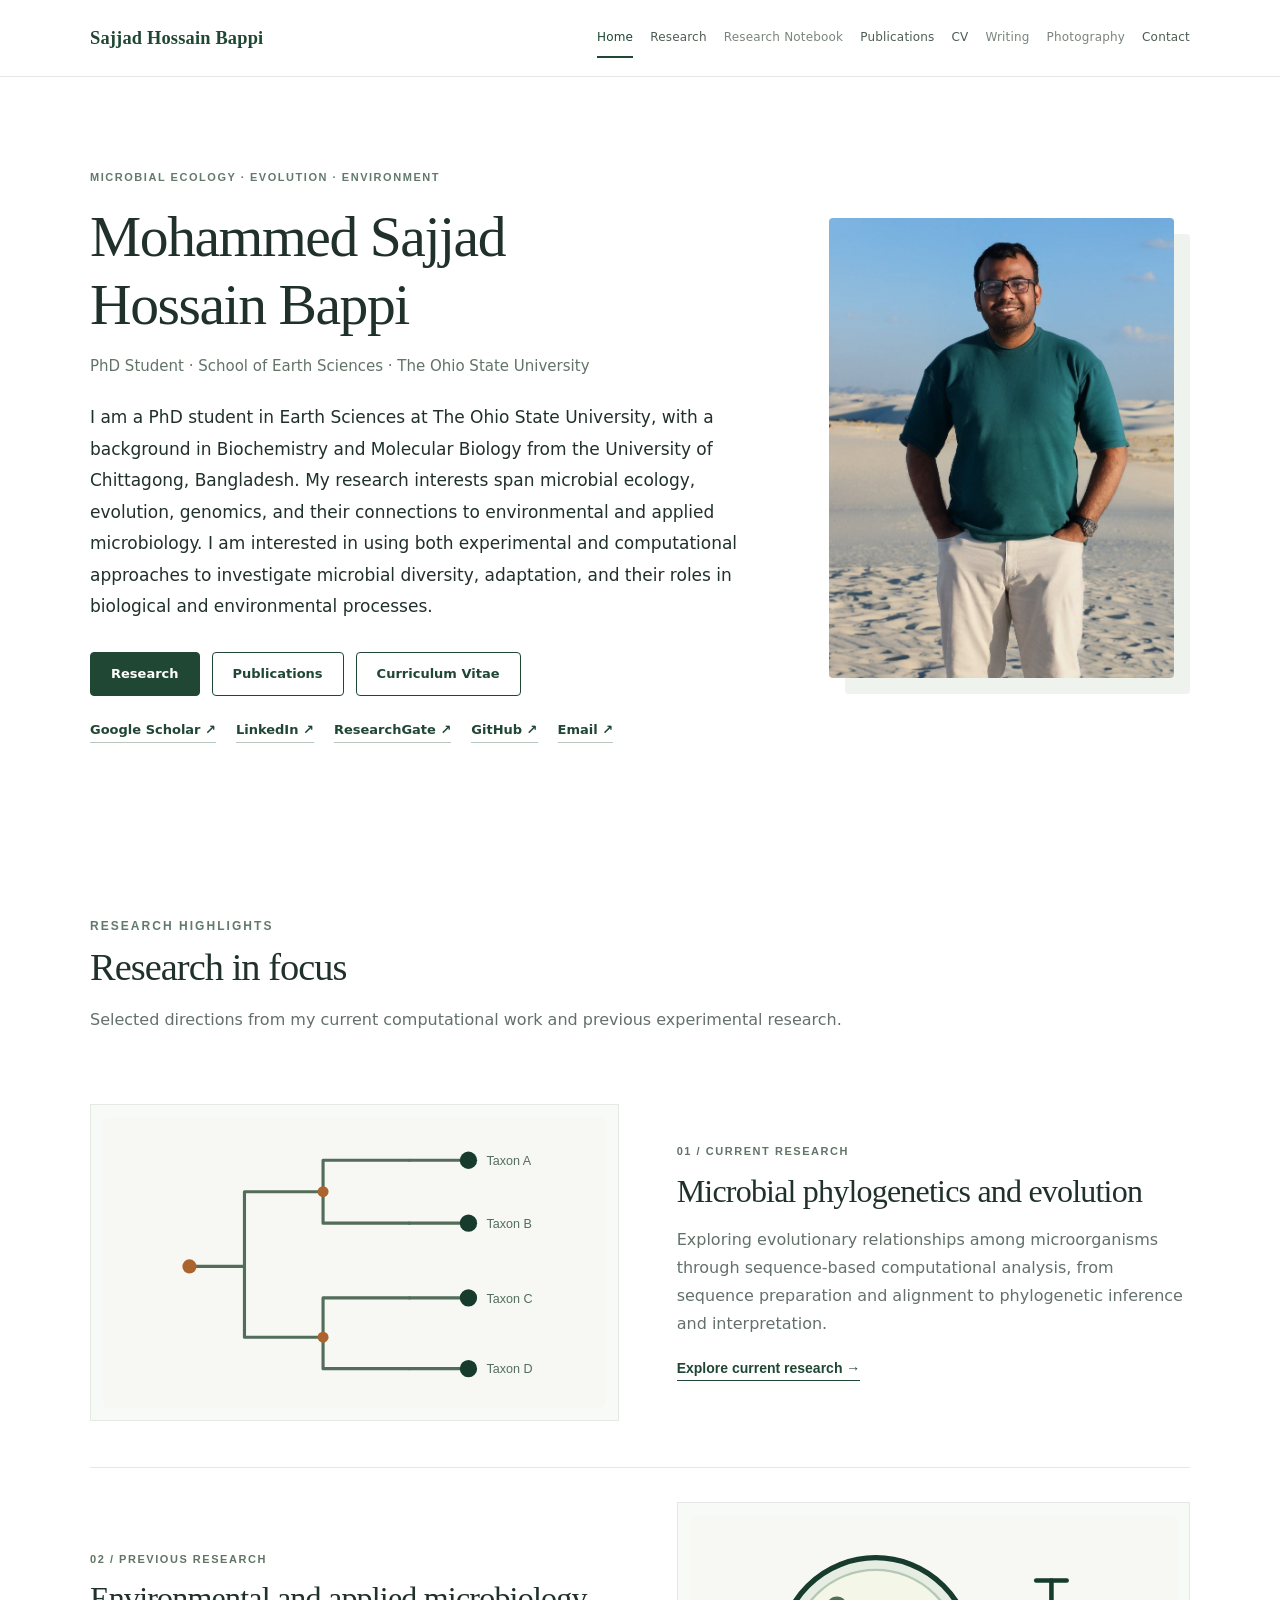
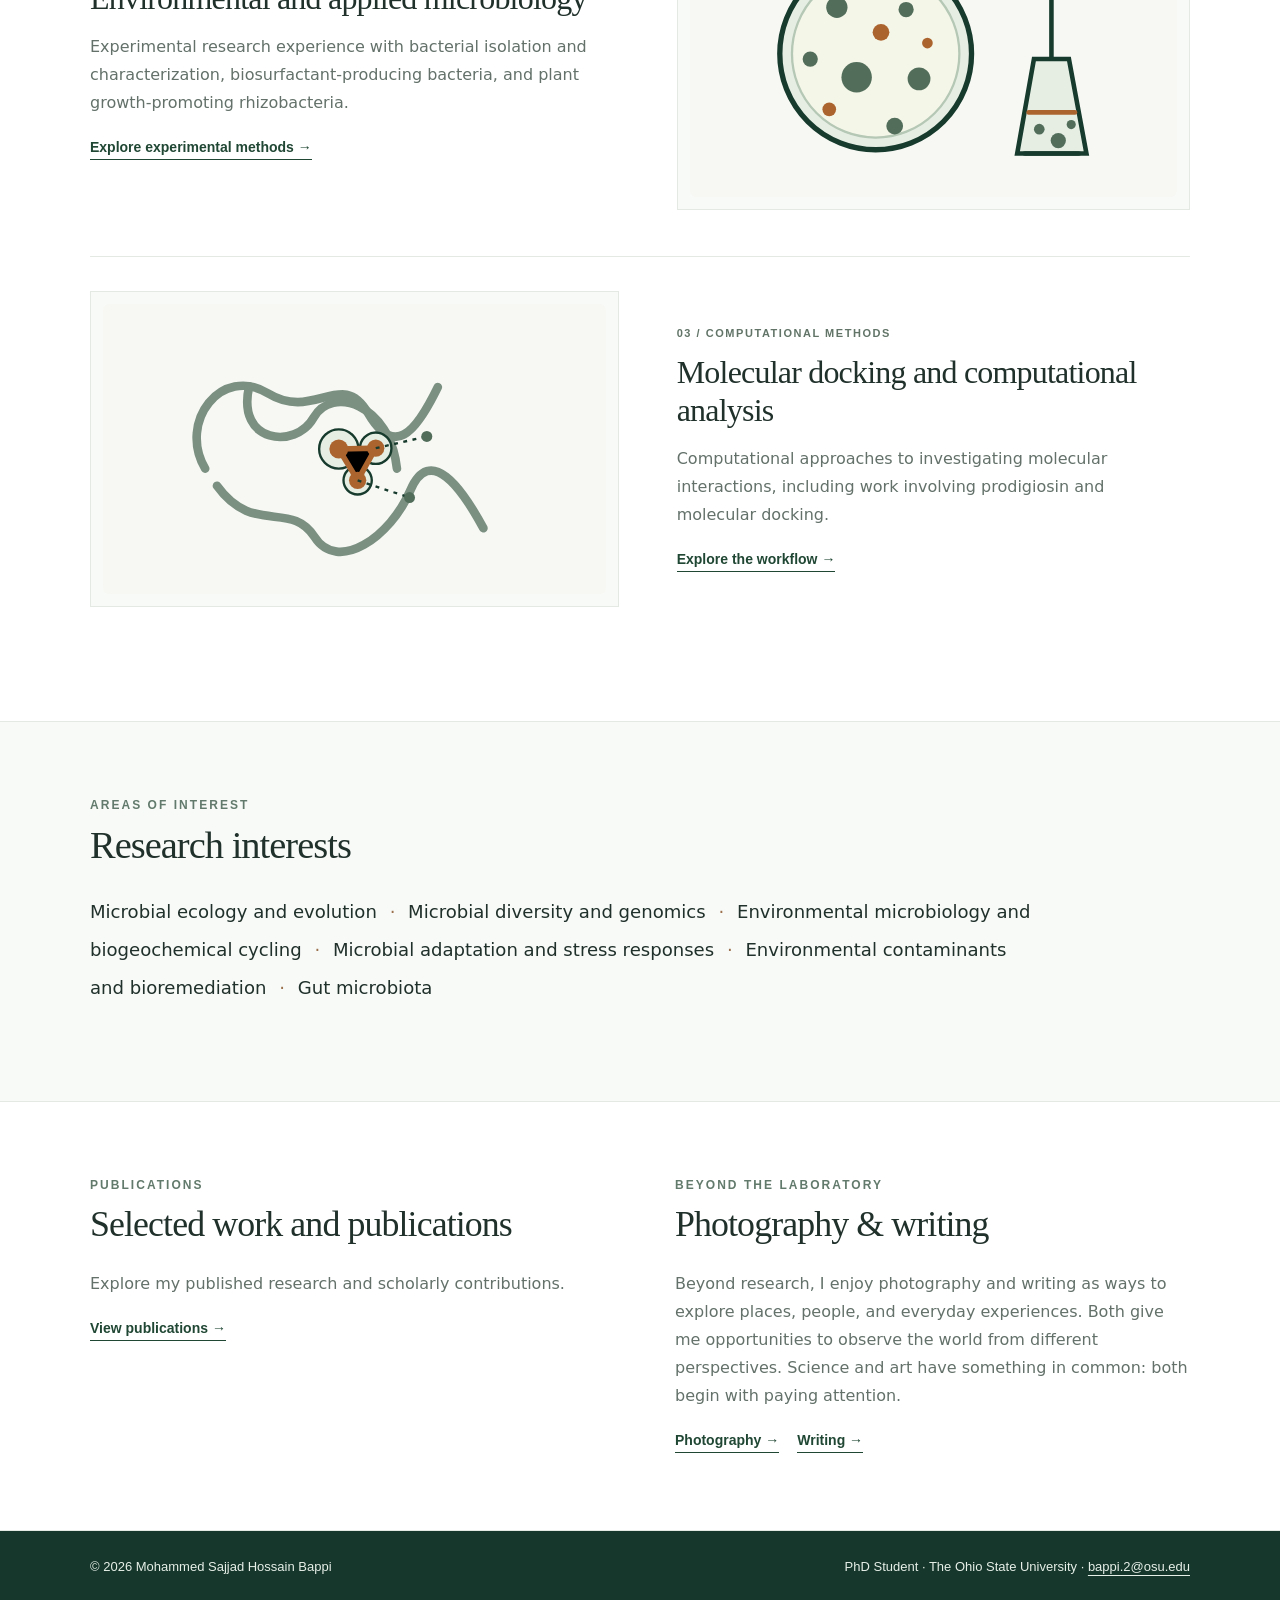
<file: index.html>
<!DOCTYPE html>

<html lang="en"><head><meta charset="utf-8"/><meta content="width=device-width,initial-scale=1" name="viewport"/><meta content="Mohammed Sajjad Hossain Bappi — PhD student at The Ohio State University. Microbial ecology, evolution and environmental microbiology." name="description"/><title>Home | Mohammed Sajjad Hossain Bappi</title><link href="assets/style.css" rel="stylesheet"/></head><body><header class="top"><div class="wrap bar"><a class="brand" href="index.html">Sajjad Hossain Bappi</a><nav aria-label="Main navigation" class="nav nav-refined"><a aria-current="page" href="index.html">Home</a><a href="research.html">Research</a><a class="nav-secondary" href="notebook.html">Research Notebook</a><a href="publications.html">Publications</a><a href="cv.html">CV</a><a class="nav-secondary" href="writing.html">Writing</a><a class="nav-secondary" href="photography.html">Photography</a><a href="contact.html">Contact</a></nav></div></header><main><section class="wrap hero hero-refined"><div><div class="kicker">MICROBIAL ECOLOGY · EVOLUTION · ENVIRONMENT</div><h1>Mohammed Sajjad<br/>Hossain Bappi</h1><p class="subtitle">PhD Student · School of Earth Sciences · The Ohio State University</p><p class="lead">I am a PhD student in Earth Sciences at The Ohio State University, with a background in Biochemistry and Molecular Biology from the University of Chittagong, Bangladesh. My research interests span microbial ecology, evolution, genomics, and their connections to environmental and applied microbiology. I am interested in using both experimental and computational approaches to investigate microbial diversity, adaptation, and their roles in biological and environmental processes.</p><div class="buttons"><a class="btn primary" href="research.html">Research</a><a class="btn secondary" href="publications.html">Publications</a><a class="btn secondary" href="cv.html">Curriculum Vitae</a></div><div aria-label="Academic and professional links" class="academic-links"><a href="https://scholar.google.com/scholar?q=Mohammed+Sajjad+Hossain+Bappi" rel="noopener noreferrer" target="_blank" title="Opens a profile search; replace with your exact profile URL when available">Google Scholar ↗</a><a href="https://www.linkedin.com/search/results/people/?keywords=Sajjad%20Hossain%20Bappi" rel="noopener noreferrer" target="_blank" title="Opens a profile search; replace with your exact profile URL when available">LinkedIn ↗</a><a href="https://www.researchgate.net/profile/Mohammed-Sajjad-Hossain-Bappi" rel="noopener noreferrer" target="_blank">ResearchGate ↗</a><a href="https://github.com/sajjadbappi" rel="noopener noreferrer" target="_blank">GitHub ↗</a><a href="mailto:bappi.2@osu.edu">Email ↗</a></div></div><div class="photo-area"><img alt="Mohammed Sajjad Hossain Bappi" class="portrait" src="assets/Mohammed Sajjad Hossain Bappi.jpg"/></div></section>
<section class="wrap section project-section" id="projects">
<div class="kicker">RESEARCH HIGHLIGHTS</div>
<h2>Research in focus</h2>
<p class="project-intro">Selected directions from my current computational work and previous experimental research.</p>
<div class="project-feature">
<div class="project-art"><img alt="Illustration of a branching microbial phylogenetic tree" loading="lazy" src="assets/phylogenetics-illustration.svg"/></div>
<div class="project-copy">
<div class="project-number">01 / CURRENT RESEARCH</div>
<h3>Microbial phylogenetics and evolution</h3>
<p>Exploring evolutionary relationships among microorganisms through sequence-based computational analysis, from sequence preparation and alignment to phylogenetic inference and interpretation.</p>
<a class="project-link" href="research.html">Explore current research →</a>
</div>
</div>
<div class="project-feature project-reverse">
<div class="project-art"><img alt="Illustration of a Petri dish and bacterial colonies representing experimental microbiology" loading="lazy" src="assets/lab-microbiology-illustration.svg"/></div>
<div class="project-copy">
<div class="project-number">02 / PREVIOUS RESEARCH</div>
<h3>Environmental and applied microbiology</h3>
<p>Experimental research experience with bacterial isolation and characterization, biosurfactant-producing bacteria, and plant growth-promoting rhizobacteria.</p>
<a class="project-link" href="notebook.html">Explore experimental methods →</a>
</div>
</div>
<div class="project-feature">
<div class="project-art"><img alt="Illustration of a small molecule interacting with a protein binding pocket" loading="lazy" src="assets/molecular-docking-illustration.svg"/></div>
<div class="project-copy">
<div class="project-number">03 / COMPUTATIONAL METHODS</div>
<h3>Molecular docking and computational analysis</h3>
<p>Computational approaches to investigating molecular interactions, including work involving prodigiosin and molecular docking.</p>
<a class="project-link" href="method-docking.html">Explore the workflow →</a>
</div>
</div>
</section>
<section class="band"><div class="wrap section interests-compact">
<div class="kicker">AREAS OF INTEREST</div>
<h2>Research interests</h2>
<p>Microbial ecology and evolution <span>·</span> Microbial diversity and genomics <span>·</span> Environmental microbiology and biogeochemical cycling <span>·</span> Microbial adaptation and stress responses <span>·</span> Environmental contaminants and bioremediation <span>·</span> Gut microbiota</p>
</div></section>
<section class="wrap section home-bottom">
<div><div class="kicker">PUBLICATIONS</div><h2>Selected work and publications</h2><p>Explore my published research and scholarly contributions.</p><a class="project-link" href="publications.html">View publications →</a></div>
<div><div class="kicker">BEYOND THE LABORATORY</div><h2>Photography &amp; writing</h2><p>Beyond research, I enjoy photography and writing as ways to explore places, people, and everyday experiences. Both give me opportunities to observe the world from different perspectives. Science and art have something in common: both begin with paying attention.</p><a class="project-link" href="photography.html">Photography →</a><span class="link-spacer"> </span><a class="project-link" href="writing.html">Writing →</a></div>
</section>
</main><footer class="footer"><div class="wrap footer-flex"><span>© <span data-year="">2026</span> Mohammed Sajjad Hossain Bappi</span><span>PhD Student · The Ohio State University · <a href="mailto:bappi.2@osu.edu">bappi.2@osu.edu</a></span></div></footer><script src="assets/site.js"></script></body></html>
</file>
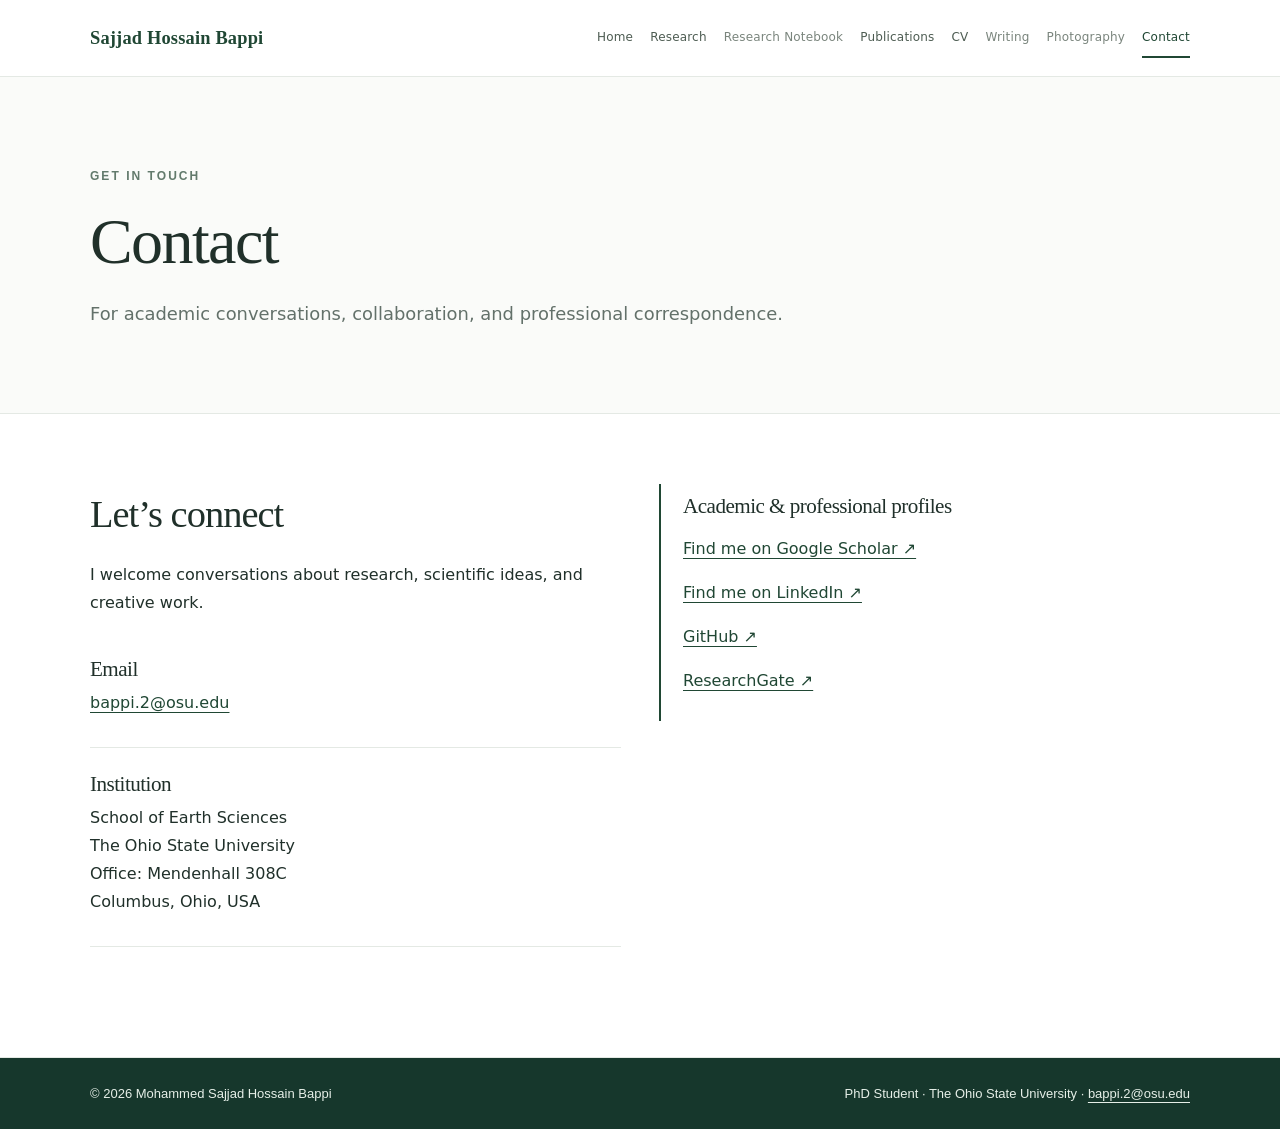
<file: contact.html>
<!DOCTYPE html>

<html lang="en"><head><meta charset="utf-8"/><meta content="width=device-width,initial-scale=1" name="viewport"/><meta content="Mohammed Sajjad Hossain Bappi — PhD student at The Ohio State University. Microbial ecology, evolution and environmental microbiology." name="description"/><title>Contact | Mohammed Sajjad Hossain Bappi</title><link href="assets/style.css" rel="stylesheet"/></head><body><header class="top"><div class="wrap bar"><a class="brand" href="index.html">Sajjad Hossain Bappi</a><nav aria-label="Main navigation" class="nav nav-refined"><a href="index.html">Home</a><a href="research.html">Research</a><a class="nav-secondary" href="notebook.html">Research Notebook</a><a href="publications.html">Publications</a><a href="cv.html">CV</a><a class="nav-secondary" href="writing.html">Writing</a><a class="nav-secondary" href="photography.html">Photography</a><a aria-current="page" href="contact.html">Contact</a></nav></div></header><main><div class="page-head"><div class="wrap"><div class="kicker">Get in touch</div><h1>Contact</h1><p>For academic conversations, collaboration, and professional correspondence.</p></div></div><section class="wrap body-section"><div class="cols"><div><h2>Let’s connect</h2><p>I welcome conversations about research, scientific ideas, and creative work.</p><div class="entry"><h3>Email</h3><p><a href="mailto:bappi.2@osu.edu">bappi.2@osu.edu</a></p></div><div class="entry"><h3>Institution</h3><p>School of Earth Sciences<br/>The Ohio State University<br/>Office: Mendenhall 308C<br/>Columbus, Ohio, USA</p></div></div><div><div class="note"><h3>Academic &amp; professional profiles</h3><p><a href="https://scholar.google.com/scholar?q=Mohammed+Sajjad+Hossain+Bappi" rel="noopener noreferrer" target="_blank">Find me on Google Scholar ↗</a></p><p><a href="https://www.linkedin.com/search/results/people/?keywords=Sajjad%20Hossain%20Bappi" rel="noopener noreferrer" target="_blank">Find me on LinkedIn ↗</a></p><p><a href="https://github.com/sajjadbappi" rel="noopener noreferrer" target="_blank">GitHub ↗</a></p><p><a href="https://www.researchgate.net/profile/Mohammed-Sajjad-Hossain-Bappi" rel="noopener noreferrer" target="_blank">ResearchGate ↗</a></p></div></div></div></section></main><footer class="footer"><div class="wrap footer-flex"><span>© <span data-year="">2026</span> Mohammed Sajjad Hossain Bappi</span><span>PhD Student · The Ohio State University · <a href="mailto:bappi.2@osu.edu">bappi.2@osu.edu</a></span></div></footer><script src="assets/site.js"></script></body></html>
</file>
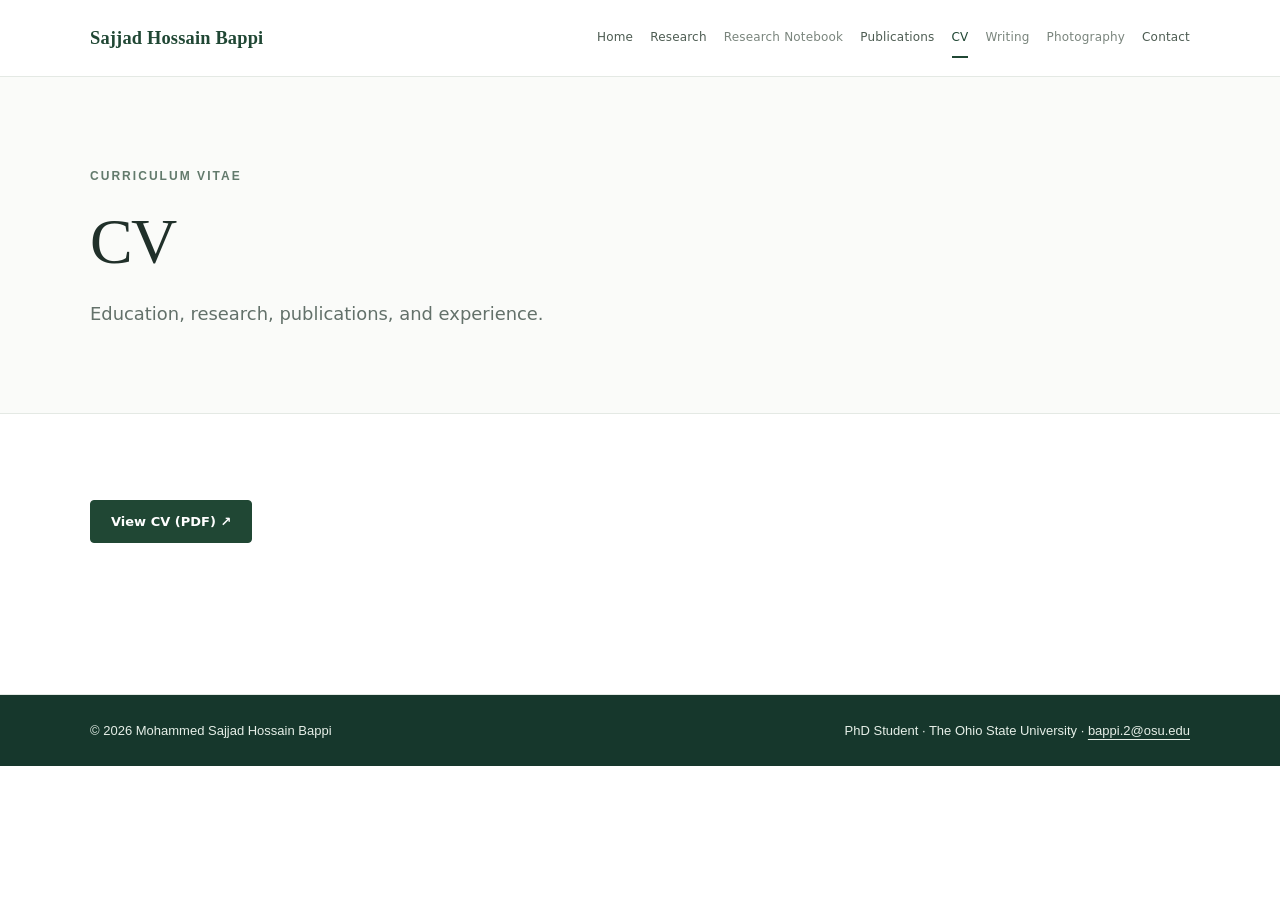
<file: cv.html>
<!DOCTYPE html>

<html lang="en"><head><meta charset="utf-8"/><meta content="width=device-width,initial-scale=1" name="viewport"/><meta content="Mohammed Sajjad Hossain Bappi — PhD student at The Ohio State University. Microbial ecology, evolution and environmental microbiology." name="description"/><title>Curriculum Vitae | Mohammed Sajjad Hossain Bappi</title><link href="assets/style.css" rel="stylesheet"/></head><body><header class="top"><div class="wrap bar"><a class="brand" href="index.html">Sajjad Hossain Bappi</a><nav aria-label="Main navigation" class="nav nav-refined"><a href="index.html">Home</a><a href="research.html">Research</a><a class="nav-secondary" href="notebook.html">Research Notebook</a><a href="publications.html">Publications</a><a aria-current="page" href="cv.html">CV</a><a class="nav-secondary" href="writing.html">Writing</a><a class="nav-secondary" href="photography.html">Photography</a><a href="contact.html">Contact</a></nav></div></header><main><div class="page-head"><div class="wrap"><div class="kicker">Curriculum vitae</div><h1>CV</h1><p>Education, research, publications, and experience.</p></div></div><section class="wrap body-section cv-download"><p><a class="btn primary" href="assets/CV_Sajjad_October_2026.pdf" rel="noopener" target="_blank">View CV (PDF) ↗</a></p></section></main><footer class="footer"><div class="wrap footer-flex"><span>© <span data-year="">2026</span> Mohammed Sajjad Hossain Bappi</span><span>PhD Student · The Ohio State University · <a href="mailto:bappi.2@osu.edu">bappi.2@osu.edu</a></span></div></footer><script src="assets/site.js"></script></body></html>
</file>
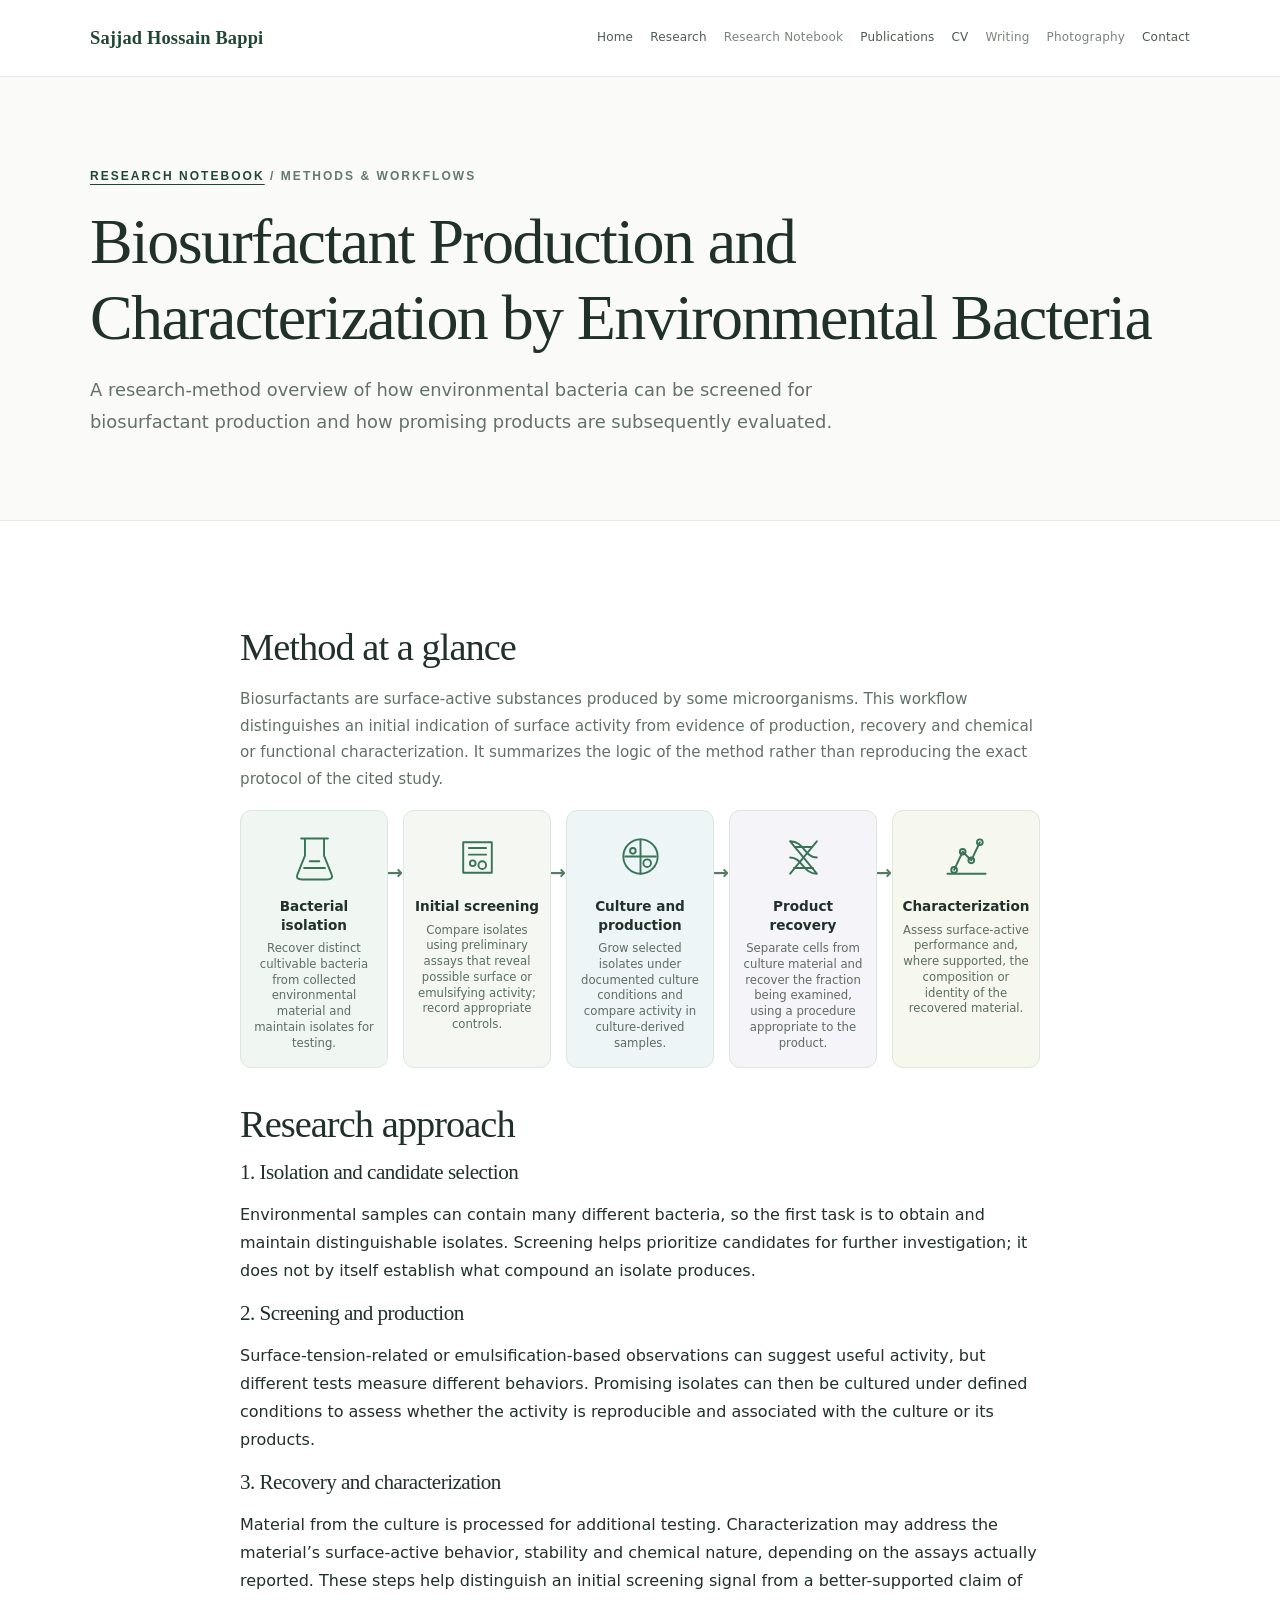
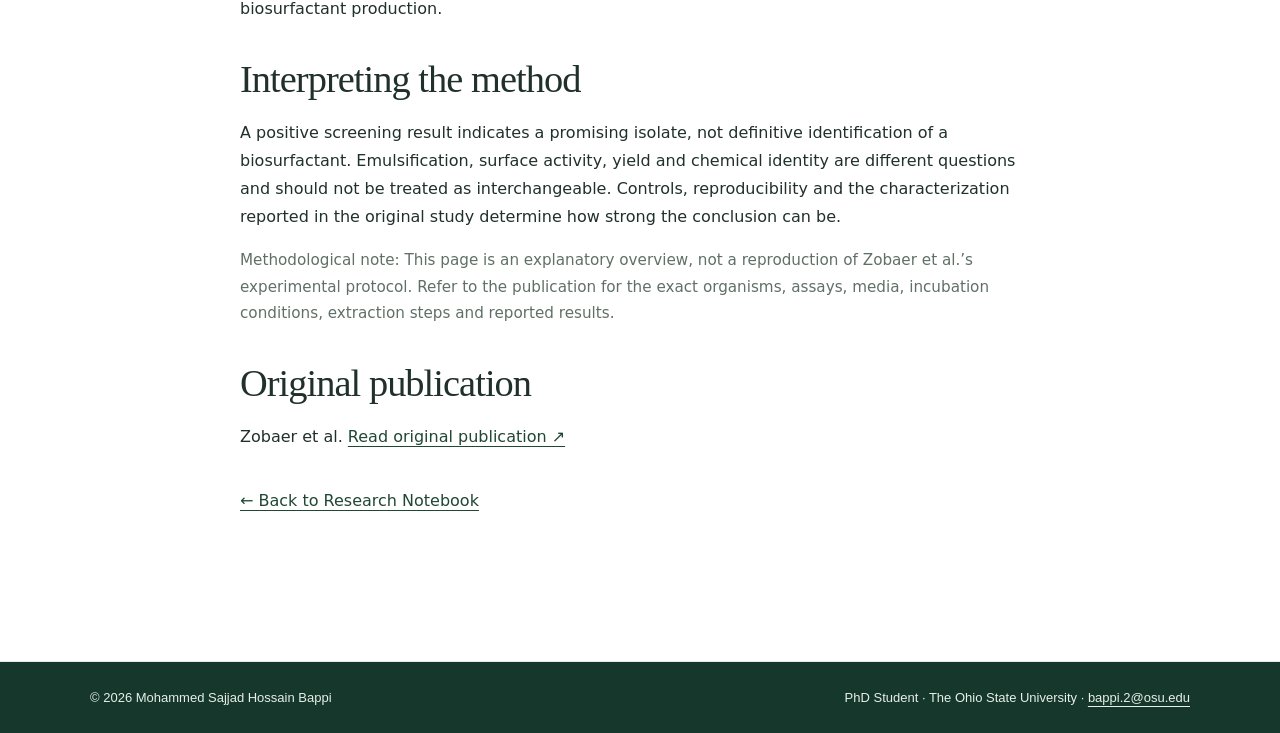
<file: method-biosurfactant.html>
<!DOCTYPE html>

<html lang="en"><head><meta charset="utf-8"/><meta content="width=device-width,initial-scale=1" name="viewport"/><meta content="Mohammed Sajjad Hossain Bappi — PhD student at The Ohio State University. Microbial ecology, evolution and environmental microbiology." name="description"/><title>Biosurfactant Production and Characterization by Environmental Bacteria | Research Notebook</title><link href="assets/style.css" rel="stylesheet"/></head><body><header class="top"><div class="wrap bar"><a class="brand" href="index.html">Sajjad Hossain Bappi</a><nav aria-label="Main navigation" class="nav nav-refined"><a href="index.html">Home</a><a href="research.html">Research</a><a class="nav-secondary" href="notebook.html">Research Notebook</a><a href="publications.html">Publications</a><a href="cv.html">CV</a><a class="nav-secondary" href="writing.html">Writing</a><a class="nav-secondary" href="photography.html">Photography</a><a href="contact.html">Contact</a></nav></div></header><main><div class="page-head"><div class="wrap"><div class="kicker"><a href="notebook.html">Research Notebook</a> / Methods &amp; Workflows</div><h1>Biosurfactant Production and Characterization by Environmental Bacteria</h1><p>A research-method overview of how environmental bacteria can be screened for biosurfactant production and how promising products are subsequently evaluated.</p></div></div><section class="wrap body-section"><div class="method-article"><h2>Method at a glance</h2><div class="method-flow-wrap"><p class="method-flow-intro">Biosurfactants are surface-active substances produced by some microorganisms. This workflow distinguishes an initial indication of surface activity from evidence of production, recovery and chemical or functional characterization. It summarizes the logic of the method rather than reproducing the exact protocol of the cited study.</p><div class="method-flow"><div class="method-flow-step"><div class="method-flow-symbol"><svg aria-hidden="true" viewbox="0 0 64 64"><path d="M18 12h28M22 12v18l-8 20q-2 5 5 5h26q7 0 5-5L42 30V12"></path><path d="M21 43h22M27 36h10"></path></svg></div><strong>Bacterial isolation</strong><small>Recover distinct cultivable bacteria from collected environmental material and maintain isolates for testing.</small></div><div class="method-flow-step"><div class="method-flow-symbol"><svg aria-hidden="true" viewbox="0 0 64 64"><path d="M17 16h30v32H17zM23 22h18M23 29h18"></path><circle cx="27" cy="38" r="3"></circle><circle cx="37" cy="40" r="4"></circle></svg></div><strong>Initial screening</strong><small>Compare isolates using preliminary assays that reveal possible surface or emulsifying activity; record appropriate controls.</small></div><div class="method-flow-step"><div class="method-flow-symbol"><svg aria-hidden="true" viewbox="0 0 64 64"><circle cx="32" cy="31" r="18"></circle><path d="M16 31h32M32 13v36"></path><circle cx="24" cy="25" r="3"></circle><circle cx="39" cy="38" r="4"></circle></svg></div><strong>Culture and production</strong><small>Grow selected isolates under documented culture conditions and compare activity in culture-derived samples.</small></div><div class="method-flow-step"><div class="method-flow-symbol"><svg aria-hidden="true" viewbox="0 0 64 64"><path d="M18 49L46 15M18 15l28 34M18 15c15 0 15 17 28 17M18 32c13 0 13 17 28 17"></path><path d="M23 21h18M22 43h20"></path></svg></div><strong>Product recovery</strong><small>Separate cells from culture material and recover the fraction being examined, using a procedure appropriate to the product.</small></div><div class="method-flow-step"><div class="method-flow-symbol"><svg aria-hidden="true" viewbox="0 0 64 64"><path d="M12 49h40M19 45l9-19 9 9 9-19"></path><circle cx="19" cy="45" r="3"></circle><circle cx="28" cy="26" r="3"></circle><circle cx="37" cy="35" r="3"></circle><circle cx="46" cy="16" r="3"></circle></svg></div><strong>Characterization</strong><small>Assess surface-active performance and, where supported, the composition or identity of the recovered material.</small></div></div></div><h2>Research approach</h2><h3>1. Isolation and candidate selection</h3><p>Environmental samples can contain many different bacteria, so the first task is to obtain and maintain distinguishable isolates. Screening helps prioritize candidates for further investigation; it does not by itself establish what compound an isolate produces.</p><h3>2. Screening and production</h3><p>Surface-tension-related or emulsification-based observations can suggest useful activity, but different tests measure different behaviors. Promising isolates can then be cultured under defined conditions to assess whether the activity is reproducible and associated with the culture or its products.</p><h3>3. Recovery and characterization</h3><p>Material from the culture is processed for additional testing. Characterization may address the material’s surface-active behavior, stability and chemical nature, depending on the assays actually reported. These steps help distinguish an initial screening signal from a better-supported claim of biosurfactant production.</p><h2>Interpreting the method</h2><p>A positive screening result indicates a promising isolate, not definitive identification of a biosurfactant. Emulsification, surface activity, yield and chemical identity are different questions and should not be treated as interchangeable. Controls, reproducibility and the characterization reported in the original study determine how strong the conclusion can be.</p><p class="method-flow-intro">Methodological note: This page is an explanatory overview, not a reproduction of Zobaer et al.’s experimental protocol. Refer to the publication for the exact organisms, assays, media, incubation conditions, extraction steps and reported results.</p><h2>Original publication</h2><p>Zobaer et al. <a href="https://doi.org/10.13040/IJPSR.0975-8232.15(4).1174-83" rel="noopener noreferrer" target="_blank">Read original publication ↗</a></p><p class="method-back"><a href="notebook.html">← Back to Research Notebook</a></p></div></section></main><footer class="footer"><div class="wrap footer-flex"><span>© <span data-year="">2026</span> Mohammed Sajjad Hossain Bappi</span><span>PhD Student · The Ohio State University · <a href="mailto:bappi.2@osu.edu">bappi.2@osu.edu</a></span></div></footer><script src="assets/site.js"></script></body></html>
</file>
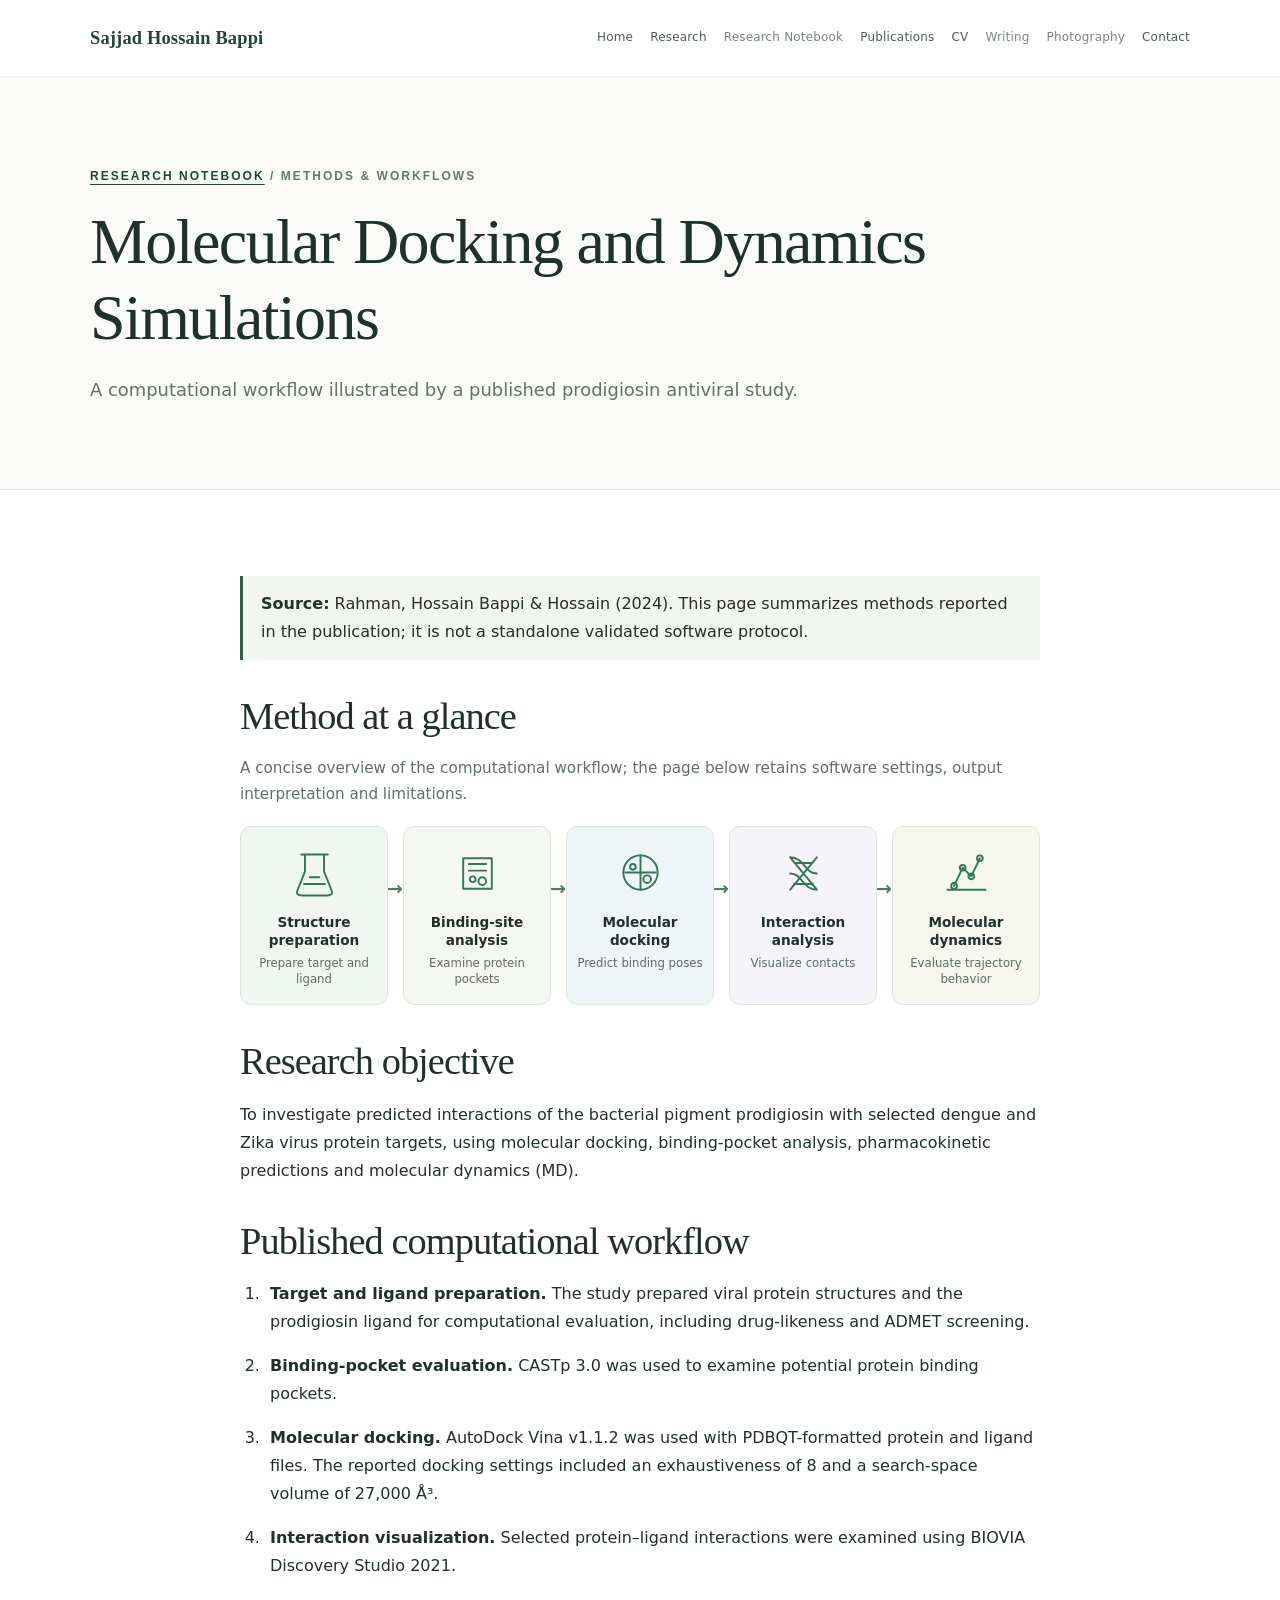
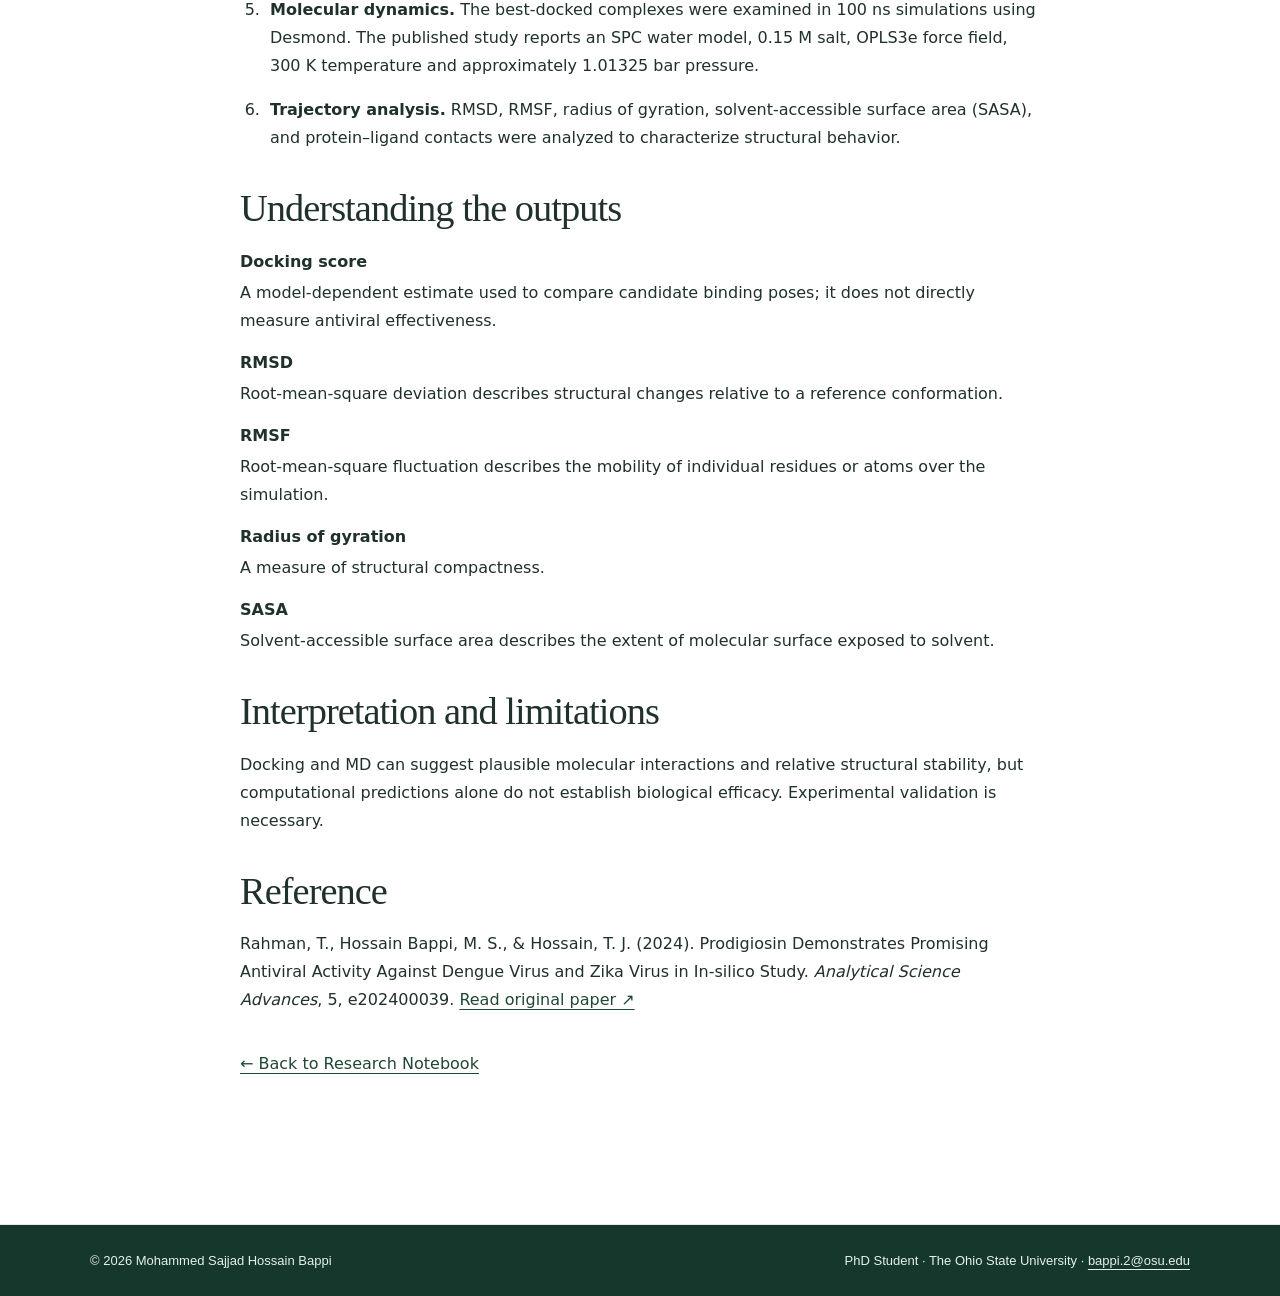
<file: method-docking.html>
<!DOCTYPE html>

<html lang="en"><head><meta charset="utf-8"/><meta content="width=device-width,initial-scale=1" name="viewport"/><meta content="Mohammed Sajjad Hossain Bappi — PhD student at The Ohio State University. Microbial ecology, evolution and environmental microbiology." name="description"/><title>Molecular Docking and Dynamics Simulations | Research Notebook | Sajjad Hossain Bappi</title><link href="assets/style.css" rel="stylesheet"/></head><body><header class="top"><div class="wrap bar"><a class="brand" href="index.html">Sajjad Hossain Bappi</a><nav aria-label="Main navigation" class="nav nav-refined"><a href="index.html">Home</a><a href="research.html">Research</a><a class="nav-secondary" href="notebook.html">Research Notebook</a><a href="publications.html">Publications</a><a href="cv.html">CV</a><a class="nav-secondary" href="writing.html">Writing</a><a class="nav-secondary" href="photography.html">Photography</a><a href="contact.html">Contact</a></nav></div></header><main><div class="page-head"><div class="wrap"><div class="kicker"><a href="notebook.html">Research Notebook</a> / Methods &amp; Workflows</div><h1>Molecular Docking and Dynamics Simulations</h1><p>A computational workflow illustrated by a published prodigiosin antiviral study.</p></div></div><section class="wrap body-section"><div class="method-article">
<p class="method-note"><strong>Source:</strong> Rahman, Hossain Bappi &amp; Hossain (2024). This page summarizes methods reported in the publication; it is not a standalone validated software protocol.</p>
<h2>Method at a glance</h2><div class="method-flow-wrap"><p class="method-flow-intro">A concise overview of the computational workflow; the page below retains software settings, output interpretation and limitations.</p><div class="method-flow"><div class="method-flow-step"><div class="method-flow-symbol"><svg aria-hidden="true" viewbox="0 0 64 64"><path d="M18 12h28M22 12v18l-8 20q-2 5 5 5h26q7 0 5-5L42 30V12"></path><path d="M21 43h22M27 36h10"></path></svg></div><strong>Structure preparation</strong><small>Prepare target and ligand</small></div><div class="method-flow-step"><div class="method-flow-symbol"><svg aria-hidden="true" viewbox="0 0 64 64"><path d="M17 16h30v32H17zM23 22h18M23 29h18"></path><circle cx="27" cy="38" r="3"></circle><circle cx="37" cy="40" r="4"></circle></svg></div><strong>Binding-site analysis</strong><small>Examine protein pockets</small></div><div class="method-flow-step"><div class="method-flow-symbol"><svg aria-hidden="true" viewbox="0 0 64 64"><circle cx="32" cy="31" r="18"></circle><path d="M16 31h32M32 13v36"></path><circle cx="24" cy="25" r="3"></circle><circle cx="39" cy="38" r="4"></circle></svg></div><strong>Molecular docking</strong><small>Predict binding poses</small></div><div class="method-flow-step"><div class="method-flow-symbol"><svg aria-hidden="true" viewbox="0 0 64 64"><path d="M18 49L46 15M18 15l28 34M18 15c15 0 15 17 28 17M18 32c13 0 13 17 28 17"></path><path d="M23 21h18M22 43h20"></path></svg></div><strong>Interaction analysis</strong><small>Visualize contacts</small></div><div class="method-flow-step"><div class="method-flow-symbol"><svg aria-hidden="true" viewbox="0 0 64 64"><path d="M12 49h40M19 45l9-19 9 9 9-19"></path><circle cx="19" cy="45" r="3"></circle><circle cx="28" cy="26" r="3"></circle><circle cx="37" cy="35" r="3"></circle><circle cx="46" cy="16" r="3"></circle></svg></div><strong>Molecular dynamics</strong><small>Evaluate trajectory behavior</small></div></div></div><h2>Research objective</h2><p>To investigate predicted interactions of the bacterial pigment prodigiosin with selected dengue and Zika virus protein targets, using molecular docking, binding-pocket analysis, pharmacokinetic predictions and molecular dynamics (MD).</p>
<h2>Published computational workflow</h2>
<ol class="method-steps">
<li><strong>Target and ligand preparation.</strong> The study prepared viral protein structures and the prodigiosin ligand for computational evaluation, including drug-likeness and ADMET screening.</li>
<li><strong>Binding-pocket evaluation.</strong> CASTp 3.0 was used to examine potential protein binding pockets.</li>
<li><strong>Molecular docking.</strong> AutoDock Vina v1.1.2 was used with PDBQT-formatted protein and ligand files. The reported docking settings included an exhaustiveness of 8 and a search-space volume of 27,000 Å³.</li>
<li><strong>Interaction visualization.</strong> Selected protein–ligand interactions were examined using BIOVIA Discovery Studio 2021.</li>
<li><strong>Molecular dynamics.</strong> The best-docked complexes were examined in 100 ns simulations using Desmond. The published study reports an SPC water model, 0.15 M salt, OPLS3e force field, 300 K temperature and approximately 1.01325 bar pressure.</li>
<li><strong>Trajectory analysis.</strong> RMSD, RMSF, radius of gyration, solvent-accessible surface area (SASA), and protein–ligand contacts were analyzed to characterize structural behavior.</li>
</ol>
<h2>Understanding the outputs</h2>
<dl class="method-definitions"><dt>Docking score</dt><dd>A model-dependent estimate used to compare candidate binding poses; it does not directly measure antiviral effectiveness.</dd><dt>RMSD</dt><dd>Root-mean-square deviation describes structural changes relative to a reference conformation.</dd><dt>RMSF</dt><dd>Root-mean-square fluctuation describes the mobility of individual residues or atoms over the simulation.</dd><dt>Radius of gyration</dt><dd>A measure of structural compactness.</dd><dt>SASA</dt><dd>Solvent-accessible surface area describes the extent of molecular surface exposed to solvent.</dd></dl>
<h2>Interpretation and limitations</h2><p>Docking and MD can suggest plausible molecular interactions and relative structural stability, but computational predictions alone do not establish biological efficacy. Experimental validation is necessary.</p>
<h2>Reference</h2><p>Rahman, T., Hossain Bappi, M. S., &amp; Hossain, T. J. (2024). Prodigiosin Demonstrates Promising Antiviral Activity Against Dengue Virus and Zika Virus in In-silico Study. <em>Analytical Science Advances</em>, 5, e202400039. <a href="https://doi.org/10.1002/ansa.202400039" rel="noopener noreferrer" target="_blank">Read original paper ↗</a></p>
<p class="method-back"><a href="notebook.html">← Back to Research Notebook</a></p>
</div></section></main><footer class="footer"><div class="wrap footer-flex"><span>© <span data-year="">2026</span> Mohammed Sajjad Hossain Bappi</span><span>PhD Student · The Ohio State University · <a href="mailto:bappi.2@osu.edu">bappi.2@osu.edu</a></span></div></footer><script src="assets/site.js"></script></body></html>
</file>
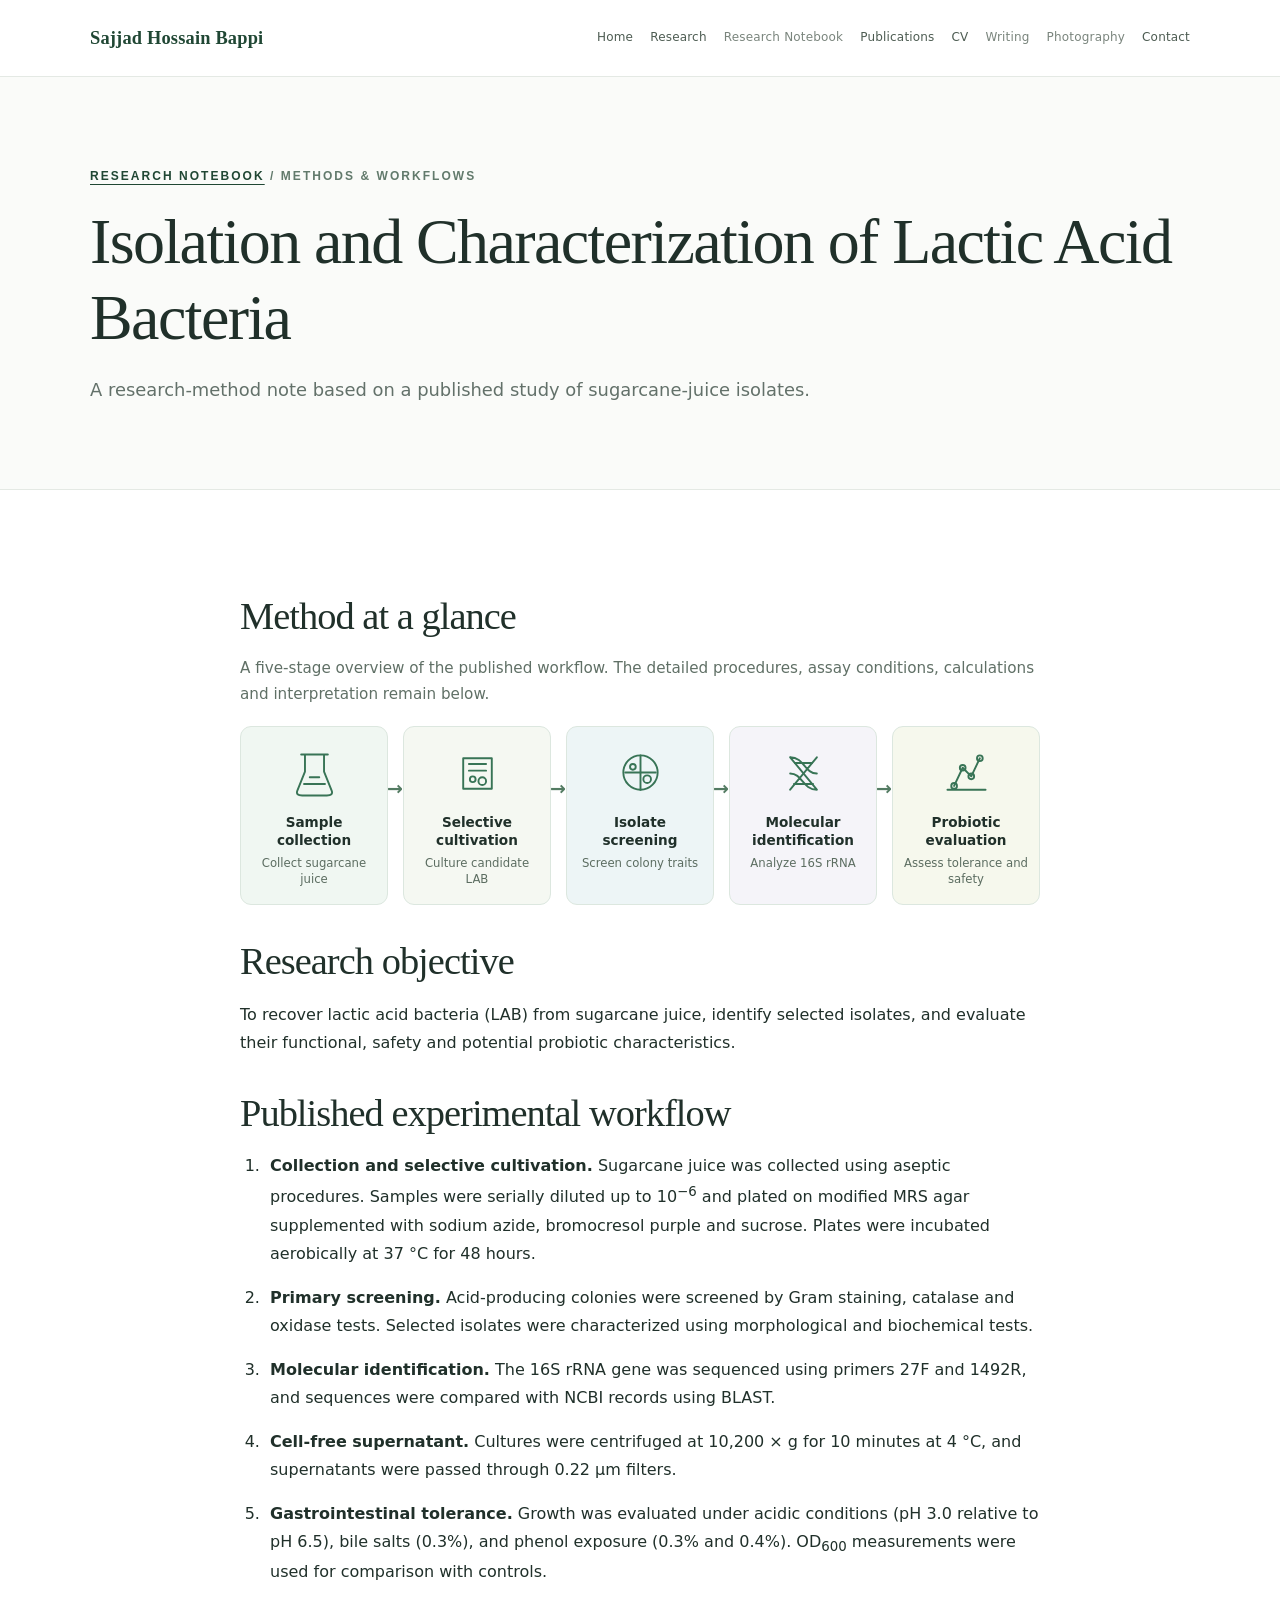
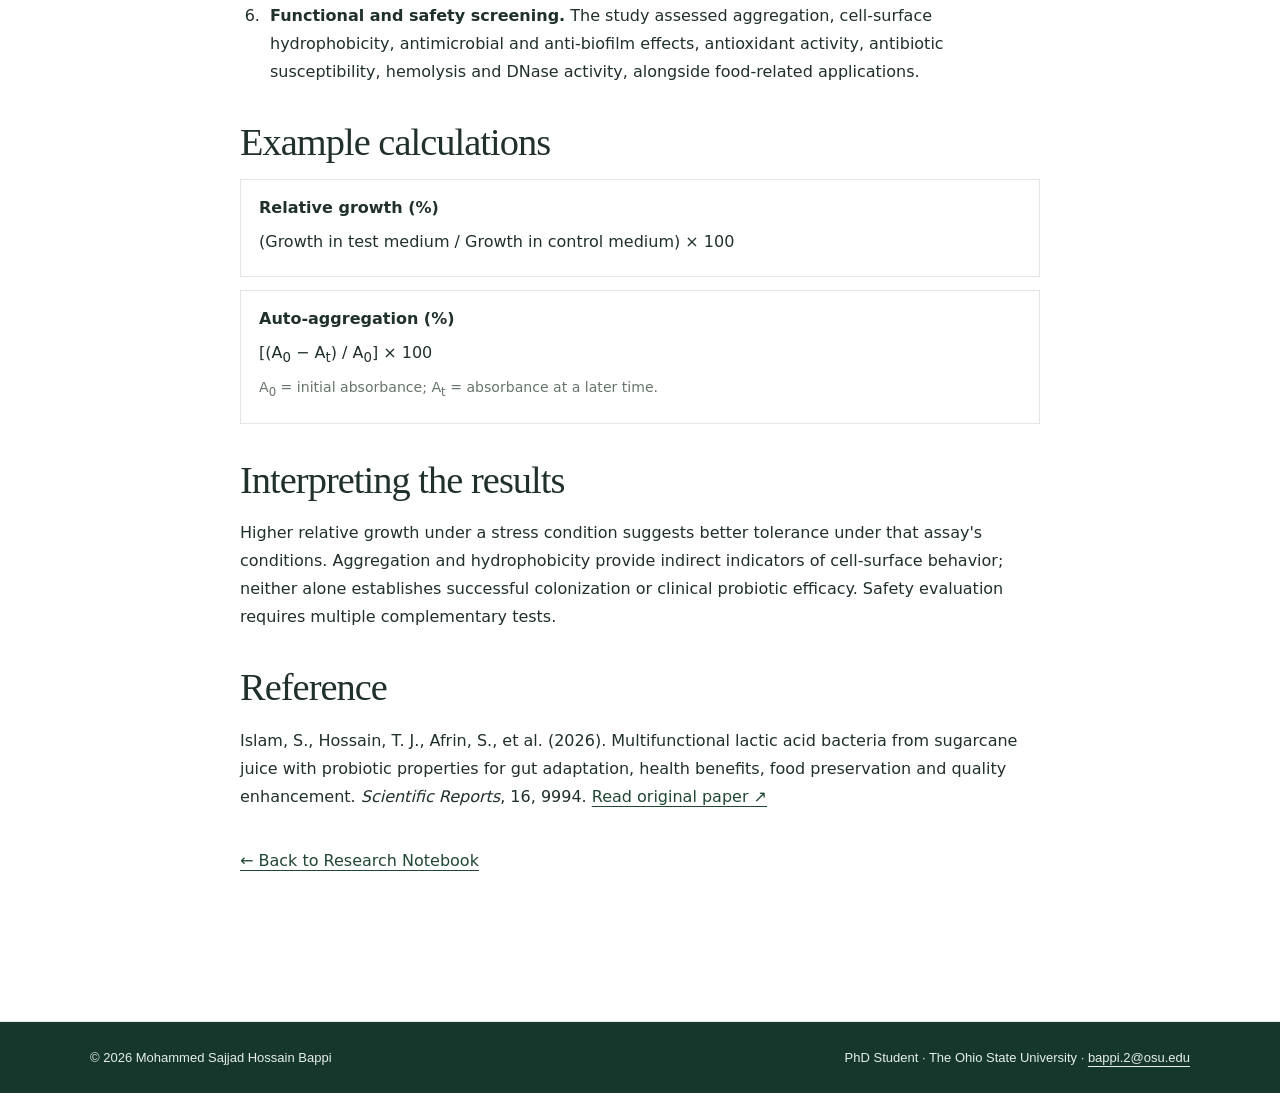
<file: method-lab.html>
<!DOCTYPE html>

<html lang="en"><head><meta charset="utf-8"/><meta content="width=device-width,initial-scale=1" name="viewport"/><meta content="Mohammed Sajjad Hossain Bappi — PhD student at The Ohio State University. Microbial ecology, evolution and environmental microbiology." name="description"/><title>Isolation and Characterization of Lactic Acid Bacteria | Research Notebook | Sajjad Hossain Bappi</title><link href="assets/style.css" rel="stylesheet"/></head><body><header class="top"><div class="wrap bar"><a class="brand" href="index.html">Sajjad Hossain Bappi</a><nav aria-label="Main navigation" class="nav nav-refined"><a href="index.html">Home</a><a href="research.html">Research</a><a class="nav-secondary" href="notebook.html">Research Notebook</a><a href="publications.html">Publications</a><a href="cv.html">CV</a><a class="nav-secondary" href="writing.html">Writing</a><a class="nav-secondary" href="photography.html">Photography</a><a href="contact.html">Contact</a></nav></div></header><main><div class="page-head"><div class="wrap"><div class="kicker"><a href="notebook.html">Research Notebook</a> / Methods &amp; Workflows</div><h1>Isolation and Characterization of Lactic Acid Bacteria</h1><p>A research-method note based on a published study of sugarcane-juice isolates.</p></div></div><section class="wrap body-section"><div class="method-article">
<h2>Method at a glance</h2><div class="method-flow-wrap"><p class="method-flow-intro">A five-stage overview of the published workflow. The detailed procedures, assay conditions, calculations and interpretation remain below.</p><div class="method-flow"><div class="method-flow-step"><div class="method-flow-symbol"><svg aria-hidden="true" viewbox="0 0 64 64"><path d="M18 12h28M22 12v18l-8 20q-2 5 5 5h26q7 0 5-5L42 30V12"></path><path d="M21 43h22M27 36h10"></path></svg></div><strong>Sample collection</strong><small>Collect sugarcane juice</small></div><div class="method-flow-step"><div class="method-flow-symbol"><svg aria-hidden="true" viewbox="0 0 64 64"><path d="M17 16h30v32H17zM23 22h18M23 29h18"></path><circle cx="27" cy="38" r="3"></circle><circle cx="37" cy="40" r="4"></circle></svg></div><strong>Selective cultivation</strong><small>Culture candidate LAB</small></div><div class="method-flow-step"><div class="method-flow-symbol"><svg aria-hidden="true" viewbox="0 0 64 64"><circle cx="32" cy="31" r="18"></circle><path d="M16 31h32M32 13v36"></path><circle cx="24" cy="25" r="3"></circle><circle cx="39" cy="38" r="4"></circle></svg></div><strong>Isolate screening</strong><small>Screen colony traits</small></div><div class="method-flow-step"><div class="method-flow-symbol"><svg aria-hidden="true" viewbox="0 0 64 64"><path d="M18 49L46 15M18 15l28 34M18 15c15 0 15 17 28 17M18 32c13 0 13 17 28 17"></path><path d="M23 21h18M22 43h20"></path></svg></div><strong>Molecular identification</strong><small>Analyze 16S rRNA</small></div><div class="method-flow-step"><div class="method-flow-symbol"><svg aria-hidden="true" viewbox="0 0 64 64"><path d="M12 49h40M19 45l9-19 9 9 9-19"></path><circle cx="19" cy="45" r="3"></circle><circle cx="28" cy="26" r="3"></circle><circle cx="37" cy="35" r="3"></circle><circle cx="46" cy="16" r="3"></circle></svg></div><strong>Probiotic evaluation</strong><small>Assess tolerance and safety</small></div></div></div><h2>Research objective</h2><p>To recover lactic acid bacteria (LAB) from sugarcane juice, identify selected isolates, and evaluate their functional, safety and potential probiotic characteristics.</p>
<h2>Published experimental workflow</h2>
<ol class="method-steps">
<li><strong>Collection and selective cultivation.</strong> Sugarcane juice was collected using aseptic procedures. Samples were serially diluted up to 10<sup>−6</sup> and plated on modified MRS agar supplemented with sodium azide, bromocresol purple and sucrose. Plates were incubated aerobically at 37 °C for 48 hours.</li>
<li><strong>Primary screening.</strong> Acid-producing colonies were screened by Gram staining, catalase and oxidase tests. Selected isolates were characterized using morphological and biochemical tests.</li>
<li><strong>Molecular identification.</strong> The 16S rRNA gene was sequenced using primers 27F and 1492R, and sequences were compared with NCBI records using BLAST.</li>
<li><strong>Cell-free supernatant.</strong> Cultures were centrifuged at 10,200 × g for 10 minutes at 4 °C, and supernatants were passed through 0.22 μm filters.</li>
<li><strong>Gastrointestinal tolerance.</strong> Growth was evaluated under acidic conditions (pH 3.0 relative to pH 6.5), bile salts (0.3%), and phenol exposure (0.3% and 0.4%). OD<sub>600</sub> measurements were used for comparison with controls.</li>
<li><strong>Functional and safety screening.</strong> The study assessed aggregation, cell-surface hydrophobicity, antimicrobial and anti-biofilm effects, antioxidant activity, antibiotic susceptibility, hemolysis and DNase activity, alongside food-related applications.</li>
</ol>
<h2>Example calculations</h2>
<div class="method-equation"><strong>Relative growth (%)</strong><p>(Growth in test medium / Growth in control medium) × 100</p></div>
<div class="method-equation"><strong>Auto-aggregation (%)</strong><p>[(A<sub>0</sub> − A<sub>t</sub>) / A<sub>0</sub>] × 100</p><p class="method-ref">A<sub>0</sub> = initial absorbance; A<sub>t</sub> = absorbance at a later time.</p></div>
<h2>Interpreting the results</h2><p>Higher relative growth under a stress condition suggests better tolerance under that assay's conditions. Aggregation and hydrophobicity provide indirect indicators of cell-surface behavior; neither alone establishes successful colonization or clinical probiotic efficacy. Safety evaluation requires multiple complementary tests.</p>
<h2>Reference</h2><p>Islam, S., Hossain, T. J., Afrin, S., et al. (2026). Multifunctional lactic acid bacteria from sugarcane juice with probiotic properties for gut adaptation, health benefits, food preservation and quality enhancement. <em>Scientific Reports</em>, 16, 9994. <a href="https://doi.org/10.1038/s41598-026-40844-5" rel="noopener noreferrer" target="_blank">Read original paper ↗</a></p>
<p class="method-back"><a href="notebook.html">← Back to Research Notebook</a></p>
</div></section></main><footer class="footer"><div class="wrap footer-flex"><span>© <span data-year="">2026</span> Mohammed Sajjad Hossain Bappi</span><span>PhD Student · The Ohio State University · <a href="mailto:bappi.2@osu.edu">bappi.2@osu.edu</a></span></div></footer><script src="assets/site.js"></script></body></html>
</file>
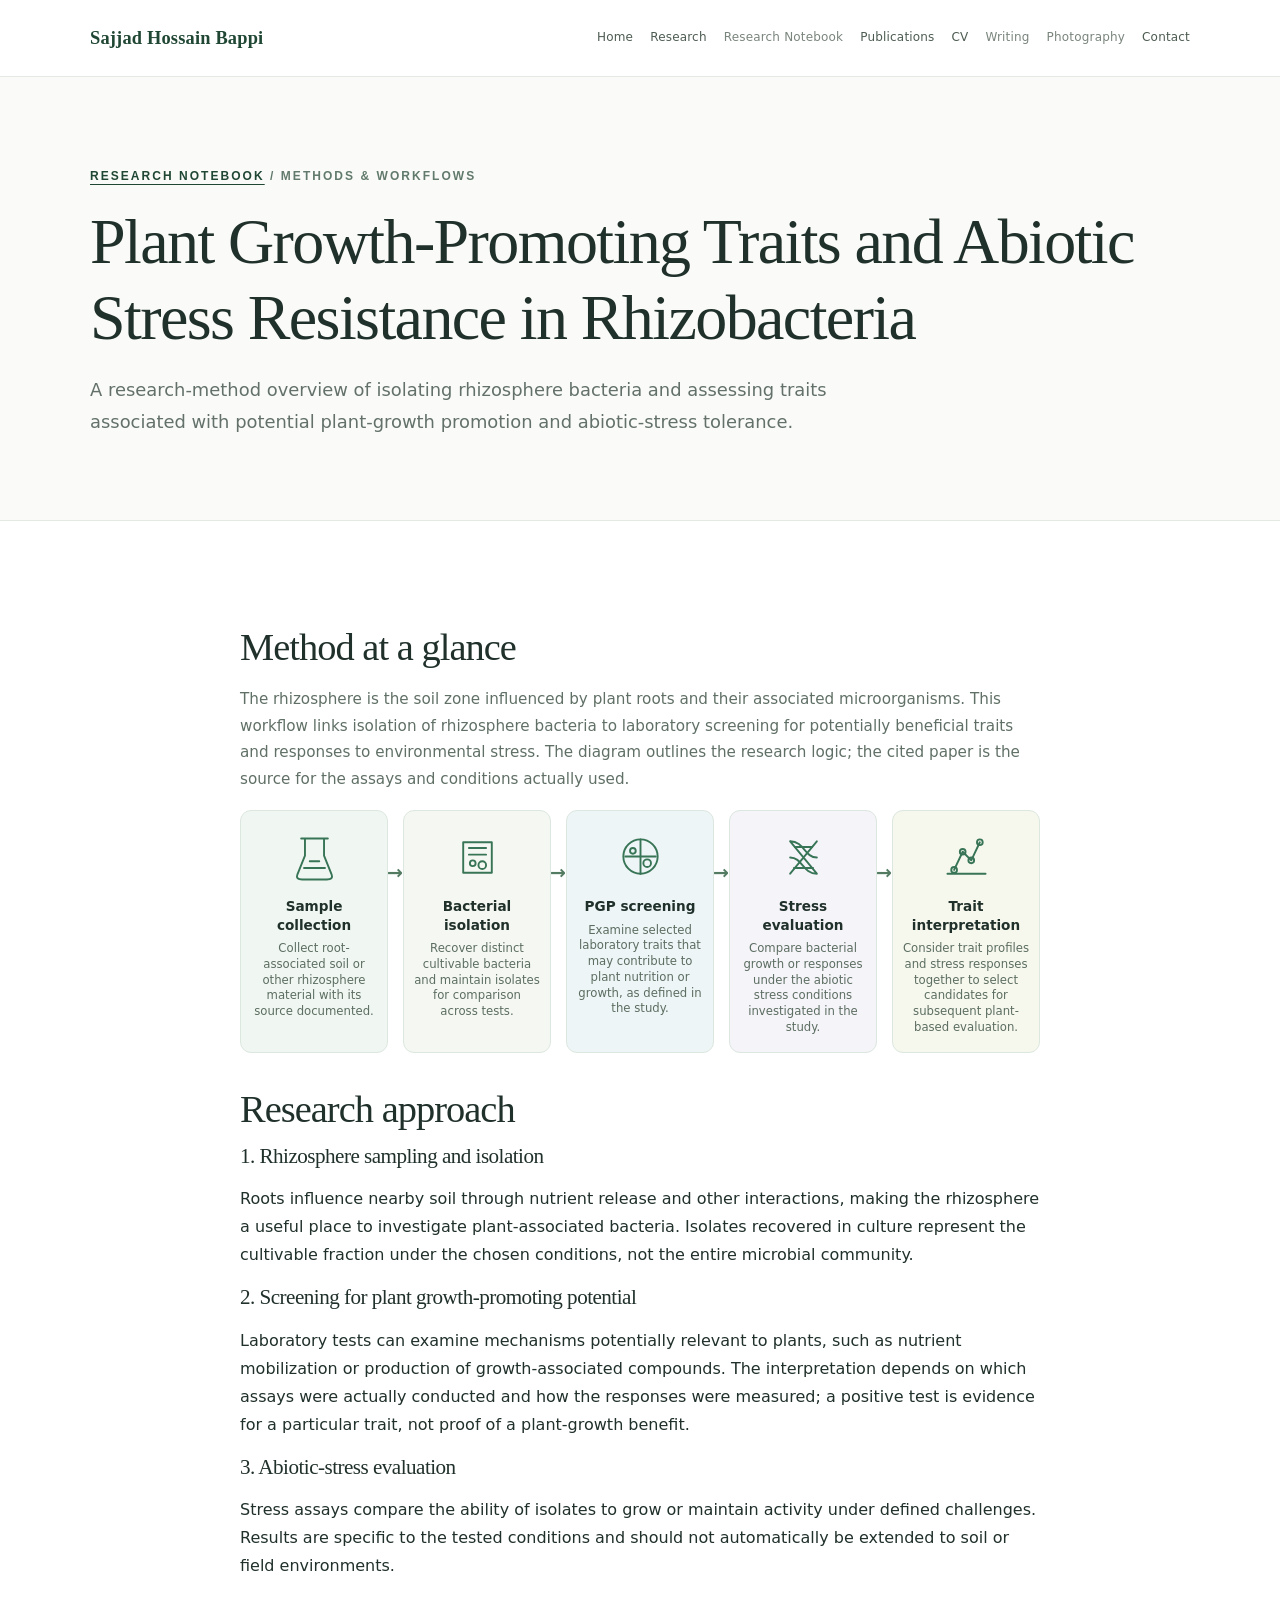
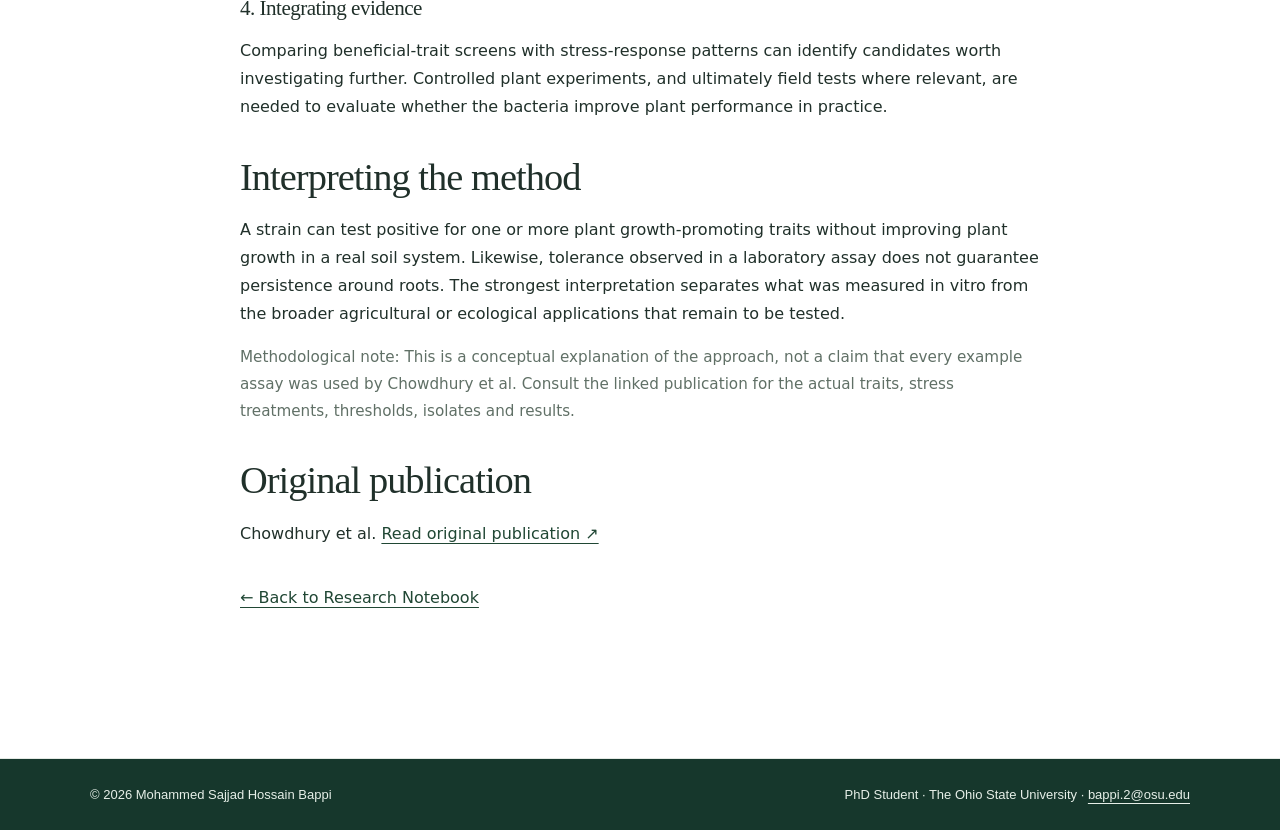
<file: method-rhizobacteria.html>
<!DOCTYPE html>

<html lang="en"><head><meta charset="utf-8"/><meta content="width=device-width,initial-scale=1" name="viewport"/><meta content="Mohammed Sajjad Hossain Bappi — PhD student at The Ohio State University. Microbial ecology, evolution and environmental microbiology." name="description"/><title>Plant Growth-Promoting Traits and Abiotic Stress Resistance in Rhizobacteria | Research Notebook</title><link href="assets/style.css" rel="stylesheet"/></head><body><header class="top"><div class="wrap bar"><a class="brand" href="index.html">Sajjad Hossain Bappi</a><nav aria-label="Main navigation" class="nav nav-refined"><a href="index.html">Home</a><a href="research.html">Research</a><a class="nav-secondary" href="notebook.html">Research Notebook</a><a href="publications.html">Publications</a><a href="cv.html">CV</a><a class="nav-secondary" href="writing.html">Writing</a><a class="nav-secondary" href="photography.html">Photography</a><a href="contact.html">Contact</a></nav></div></header><main><div class="page-head"><div class="wrap"><div class="kicker"><a href="notebook.html">Research Notebook</a> / Methods &amp; Workflows</div><h1>Plant Growth-Promoting Traits and Abiotic Stress Resistance in Rhizobacteria</h1><p>A research-method overview of isolating rhizosphere bacteria and assessing traits associated with potential plant-growth promotion and abiotic-stress tolerance.</p></div></div><section class="wrap body-section"><div class="method-article"><h2>Method at a glance</h2><div class="method-flow-wrap"><p class="method-flow-intro">The rhizosphere is the soil zone influenced by plant roots and their associated microorganisms. This workflow links isolation of rhizosphere bacteria to laboratory screening for potentially beneficial traits and responses to environmental stress. The diagram outlines the research logic; the cited paper is the source for the assays and conditions actually used.</p><div class="method-flow"><div class="method-flow-step"><div class="method-flow-symbol"><svg aria-hidden="true" viewbox="0 0 64 64"><path d="M18 12h28M22 12v18l-8 20q-2 5 5 5h26q7 0 5-5L42 30V12"></path><path d="M21 43h22M27 36h10"></path></svg></div><strong>Sample collection</strong><small>Collect root-associated soil or other rhizosphere material with its source documented.</small></div><div class="method-flow-step"><div class="method-flow-symbol"><svg aria-hidden="true" viewbox="0 0 64 64"><path d="M17 16h30v32H17zM23 22h18M23 29h18"></path><circle cx="27" cy="38" r="3"></circle><circle cx="37" cy="40" r="4"></circle></svg></div><strong>Bacterial isolation</strong><small>Recover distinct cultivable bacteria and maintain isolates for comparison across tests.</small></div><div class="method-flow-step"><div class="method-flow-symbol"><svg aria-hidden="true" viewbox="0 0 64 64"><circle cx="32" cy="31" r="18"></circle><path d="M16 31h32M32 13v36"></path><circle cx="24" cy="25" r="3"></circle><circle cx="39" cy="38" r="4"></circle></svg></div><strong>PGP screening</strong><small>Examine selected laboratory traits that may contribute to plant nutrition or growth, as defined in the study.</small></div><div class="method-flow-step"><div class="method-flow-symbol"><svg aria-hidden="true" viewbox="0 0 64 64"><path d="M18 49L46 15M18 15l28 34M18 15c15 0 15 17 28 17M18 32c13 0 13 17 28 17"></path><path d="M23 21h18M22 43h20"></path></svg></div><strong>Stress evaluation</strong><small>Compare bacterial growth or responses under the abiotic stress conditions investigated in the study.</small></div><div class="method-flow-step"><div class="method-flow-symbol"><svg aria-hidden="true" viewbox="0 0 64 64"><path d="M12 49h40M19 45l9-19 9 9 9-19"></path><circle cx="19" cy="45" r="3"></circle><circle cx="28" cy="26" r="3"></circle><circle cx="37" cy="35" r="3"></circle><circle cx="46" cy="16" r="3"></circle></svg></div><strong>Trait interpretation</strong><small>Consider trait profiles and stress responses together to select candidates for subsequent plant-based evaluation.</small></div></div></div><h2>Research approach</h2><h3>1. Rhizosphere sampling and isolation</h3><p>Roots influence nearby soil through nutrient release and other interactions, making the rhizosphere a useful place to investigate plant-associated bacteria. Isolates recovered in culture represent the cultivable fraction under the chosen conditions, not the entire microbial community.</p><h3>2. Screening for plant growth-promoting potential</h3><p>Laboratory tests can examine mechanisms potentially relevant to plants, such as nutrient mobilization or production of growth-associated compounds. The interpretation depends on which assays were actually conducted and how the responses were measured; a positive test is evidence for a particular trait, not proof of a plant-growth benefit.</p><h3>3. Abiotic-stress evaluation</h3><p>Stress assays compare the ability of isolates to grow or maintain activity under defined challenges. Results are specific to the tested conditions and should not automatically be extended to soil or field environments.</p><h3>4. Integrating evidence</h3><p>Comparing beneficial-trait screens with stress-response patterns can identify candidates worth investigating further. Controlled plant experiments, and ultimately field tests where relevant, are needed to evaluate whether the bacteria improve plant performance in practice.</p><h2>Interpreting the method</h2><p>A strain can test positive for one or more plant growth-promoting traits without improving plant growth in a real soil system. Likewise, tolerance observed in a laboratory assay does not guarantee persistence around roots. The strongest interpretation separates what was measured in vitro from the broader agricultural or ecological applications that remain to be tested.</p><p class="method-flow-intro">Methodological note: This is a conceptual explanation of the approach, not a claim that every example assay was used by Chowdhury et al. Consult the linked publication for the actual traits, stress treatments, thresholds, isolates and results.</p><h2>Original publication</h2><p>Chowdhury et al. <a href="https://doi.org/10.55003/cast.2024.259128" rel="noopener noreferrer" target="_blank">Read original publication ↗</a></p><p class="method-back"><a href="notebook.html">← Back to Research Notebook</a></p></div></section></main><footer class="footer"><div class="wrap footer-flex"><span>© <span data-year="">2026</span> Mohammed Sajjad Hossain Bappi</span><span>PhD Student · The Ohio State University · <a href="mailto:bappi.2@osu.edu">bappi.2@osu.edu</a></span></div></footer><script src="assets/site.js"></script></body></html>
</file>
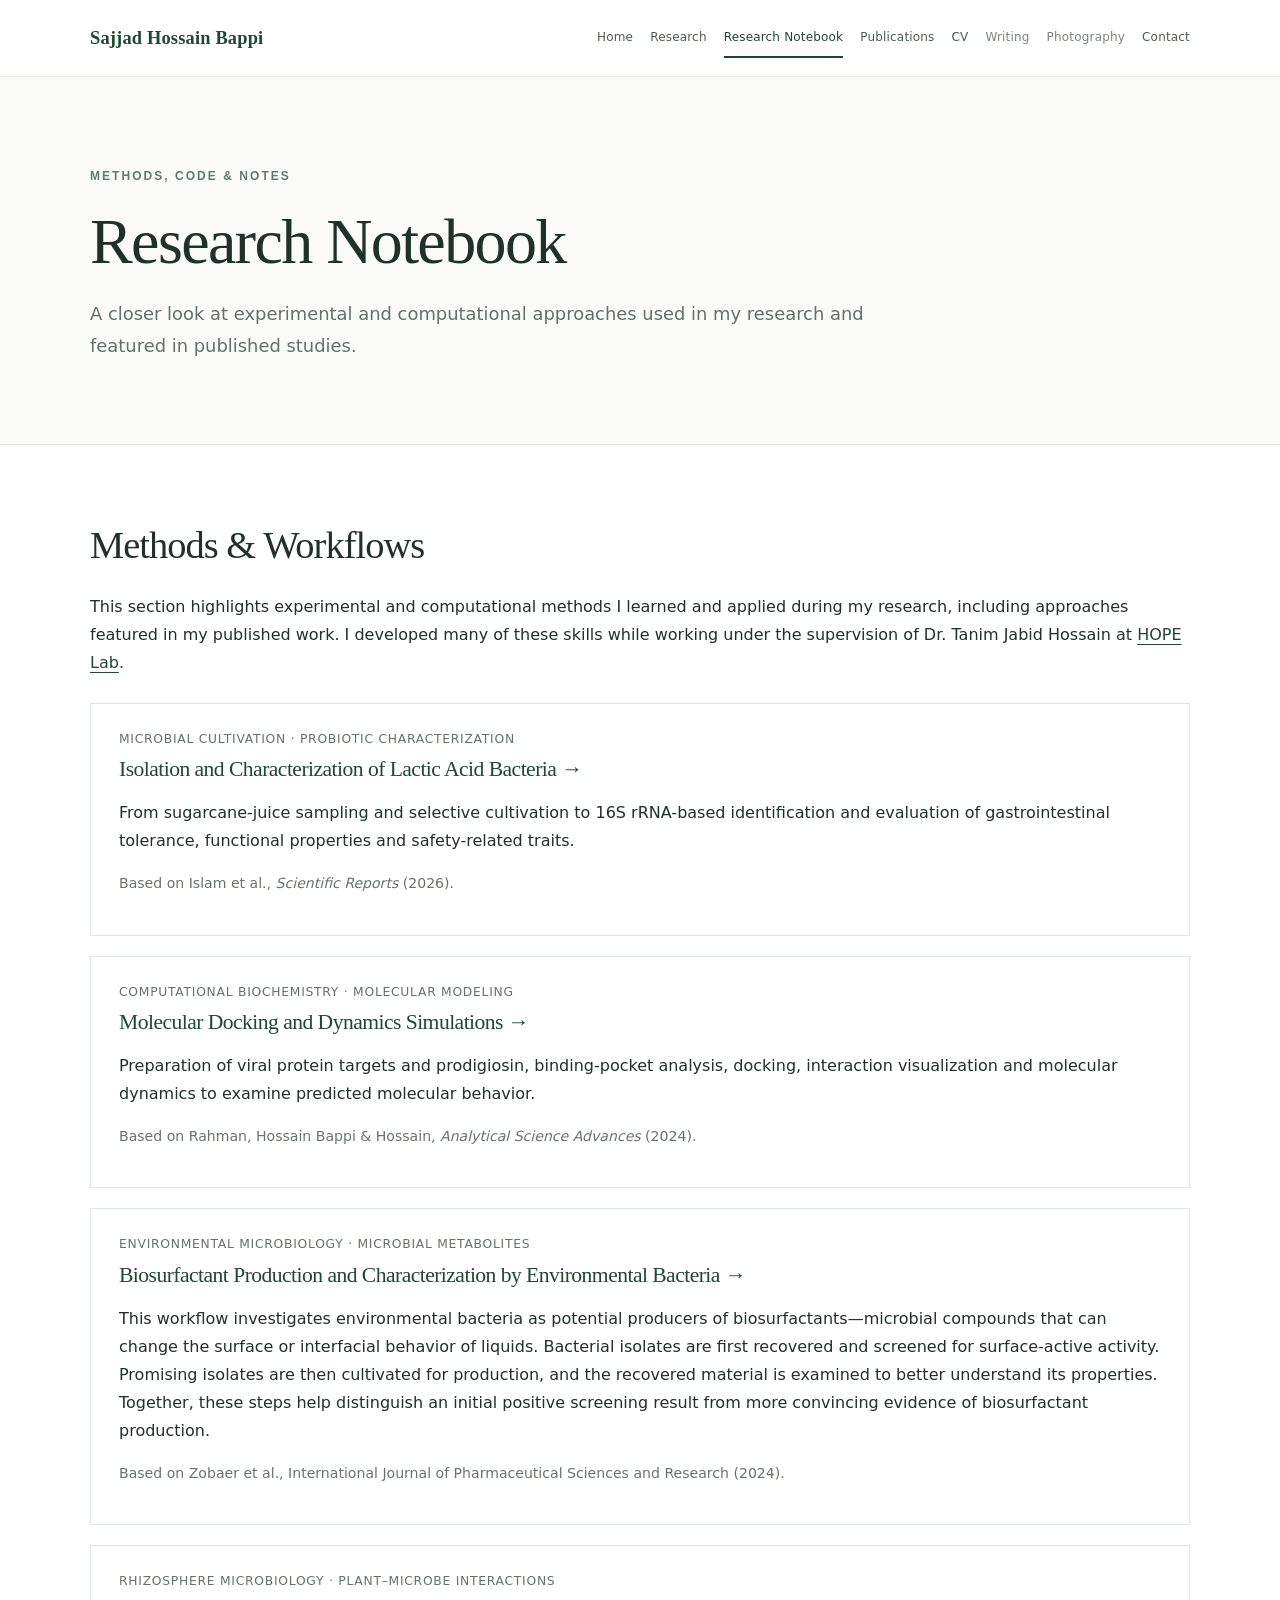
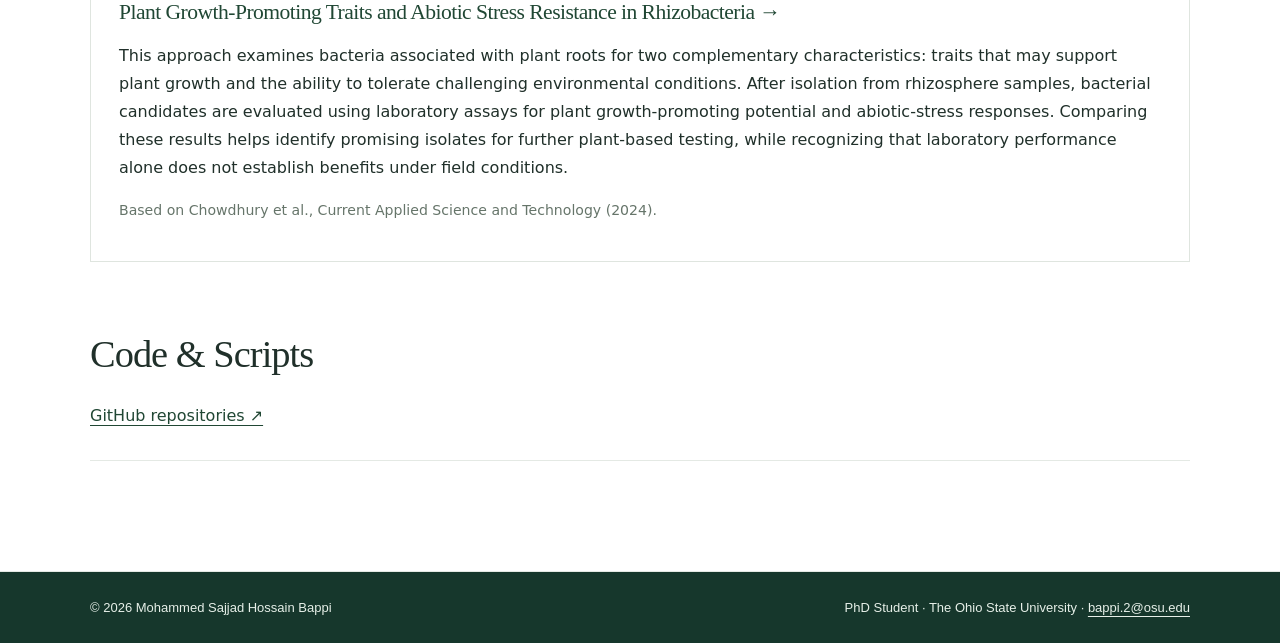
<file: notebook.html>
<!DOCTYPE html>

<html lang="en"><head><meta charset="utf-8"/><meta content="width=device-width,initial-scale=1" name="viewport"/><meta content="Mohammed Sajjad Hossain Bappi — PhD student at The Ohio State University. Microbial ecology, evolution and environmental microbiology." name="description"/><title>Research Notebook | Mohammed Sajjad Hossain Bappi</title><link href="assets/style.css" rel="stylesheet"/></head><body><header class="top"><div class="wrap bar"><a class="brand" href="index.html">Sajjad Hossain Bappi</a><nav aria-label="Main navigation" class="nav nav-refined"><a href="index.html">Home</a><a href="research.html">Research</a><a aria-current="page" class="nav-secondary" href="notebook.html">Research Notebook</a><a href="publications.html">Publications</a><a href="cv.html">CV</a><a class="nav-secondary" href="writing.html">Writing</a><a class="nav-secondary" href="photography.html">Photography</a><a href="contact.html">Contact</a></nav></div></header><main><div class="page-head"><div class="wrap"><div class="kicker">Methods, code &amp; notes</div><h1>Research Notebook</h1><p>A closer look at experimental and computational approaches used in my research and featured in published studies.</p></div></div><section class="wrap body-section"><div class="methods-intro"><h2>Methods &amp; Workflows</h2><p>This section highlights experimental and computational methods I learned and applied during my research, including approaches featured in my published work. I developed many of these skills while working under the supervision of Dr. Tanim Jabid Hossain at <a href="https://sites.google.com/view/hope-lab/home" rel="noopener noreferrer" target="_blank">HOPE Lab</a>.</p></div><div class="method-list"><article class="method-card"><p class="method-tag">Microbial cultivation · Probiotic characterization</p><h3><a href="method-lab.html">Isolation and Characterization of Lactic Acid Bacteria →</a></h3><p>From sugarcane-juice sampling and selective cultivation to 16S rRNA-based identification and evaluation of gastrointestinal tolerance, functional properties and safety-related traits.</p><p class="method-ref">Based on Islam et al., <em>Scientific Reports</em> (2026).</p></article><article class="method-card"><p class="method-tag">Computational biochemistry · Molecular modeling</p><h3><a href="method-docking.html">Molecular Docking and Dynamics Simulations →</a></h3><p>Preparation of viral protein targets and prodigiosin, binding-pocket analysis, docking, interaction visualization and molecular dynamics to examine predicted molecular behavior.</p><p class="method-ref">Based on Rahman, Hossain Bappi &amp; Hossain, <em>Analytical Science Advances</em> (2024).</p></article><article class="method-card"><p class="method-tag">Environmental microbiology · Microbial metabolites</p><h3><a href="method-biosurfactant.html">Biosurfactant Production and Characterization by Environmental Bacteria →</a></h3><p>This workflow investigates environmental bacteria as potential producers of biosurfactants—microbial compounds that can change the surface or interfacial behavior of liquids. Bacterial isolates are first recovered and screened for surface-active activity. Promising isolates are then cultivated for production, and the recovered material is examined to better understand its properties. Together, these steps help distinguish an initial positive screening result from more convincing evidence of biosurfactant production.</p><p class="method-ref">Based on Zobaer et al., International Journal of Pharmaceutical Sciences and Research (2024).</p></article><article class="method-card"><p class="method-tag">Rhizosphere microbiology · Plant–microbe interactions</p><h3><a href="method-rhizobacteria.html">Plant Growth-Promoting Traits and Abiotic Stress Resistance in Rhizobacteria →</a></h3><p>This approach examines bacteria associated with plant roots for two complementary characteristics: traits that may support plant growth and the ability to tolerate challenging environmental conditions. After isolation from rhizosphere samples, bacterial candidates are evaluated using laboratory assays for plant growth-promoting potential and abiotic-stress responses. Comparing these results helps identify promising isolates for further plant-based testing, while recognizing that laboratory performance alone does not establish benefits under field conditions.</p><p class="method-ref">Based on Chowdhury et al., Current Applied Science and Technology (2024).</p></article></div><div class="entry"><h2>Code &amp; Scripts</h2><p><a href="https://github.com/sajjadbappi" rel="noopener noreferrer" target="_blank">GitHub repositories ↗</a></p></div></section></main><footer class="footer"><div class="wrap footer-flex"><span>© <span data-year="">2026</span> Mohammed Sajjad Hossain Bappi</span><span>PhD Student · The Ohio State University · <a href="mailto:bappi.2@osu.edu">bappi.2@osu.edu</a></span></div></footer><script src="assets/site.js"></script></body></html>
</file>
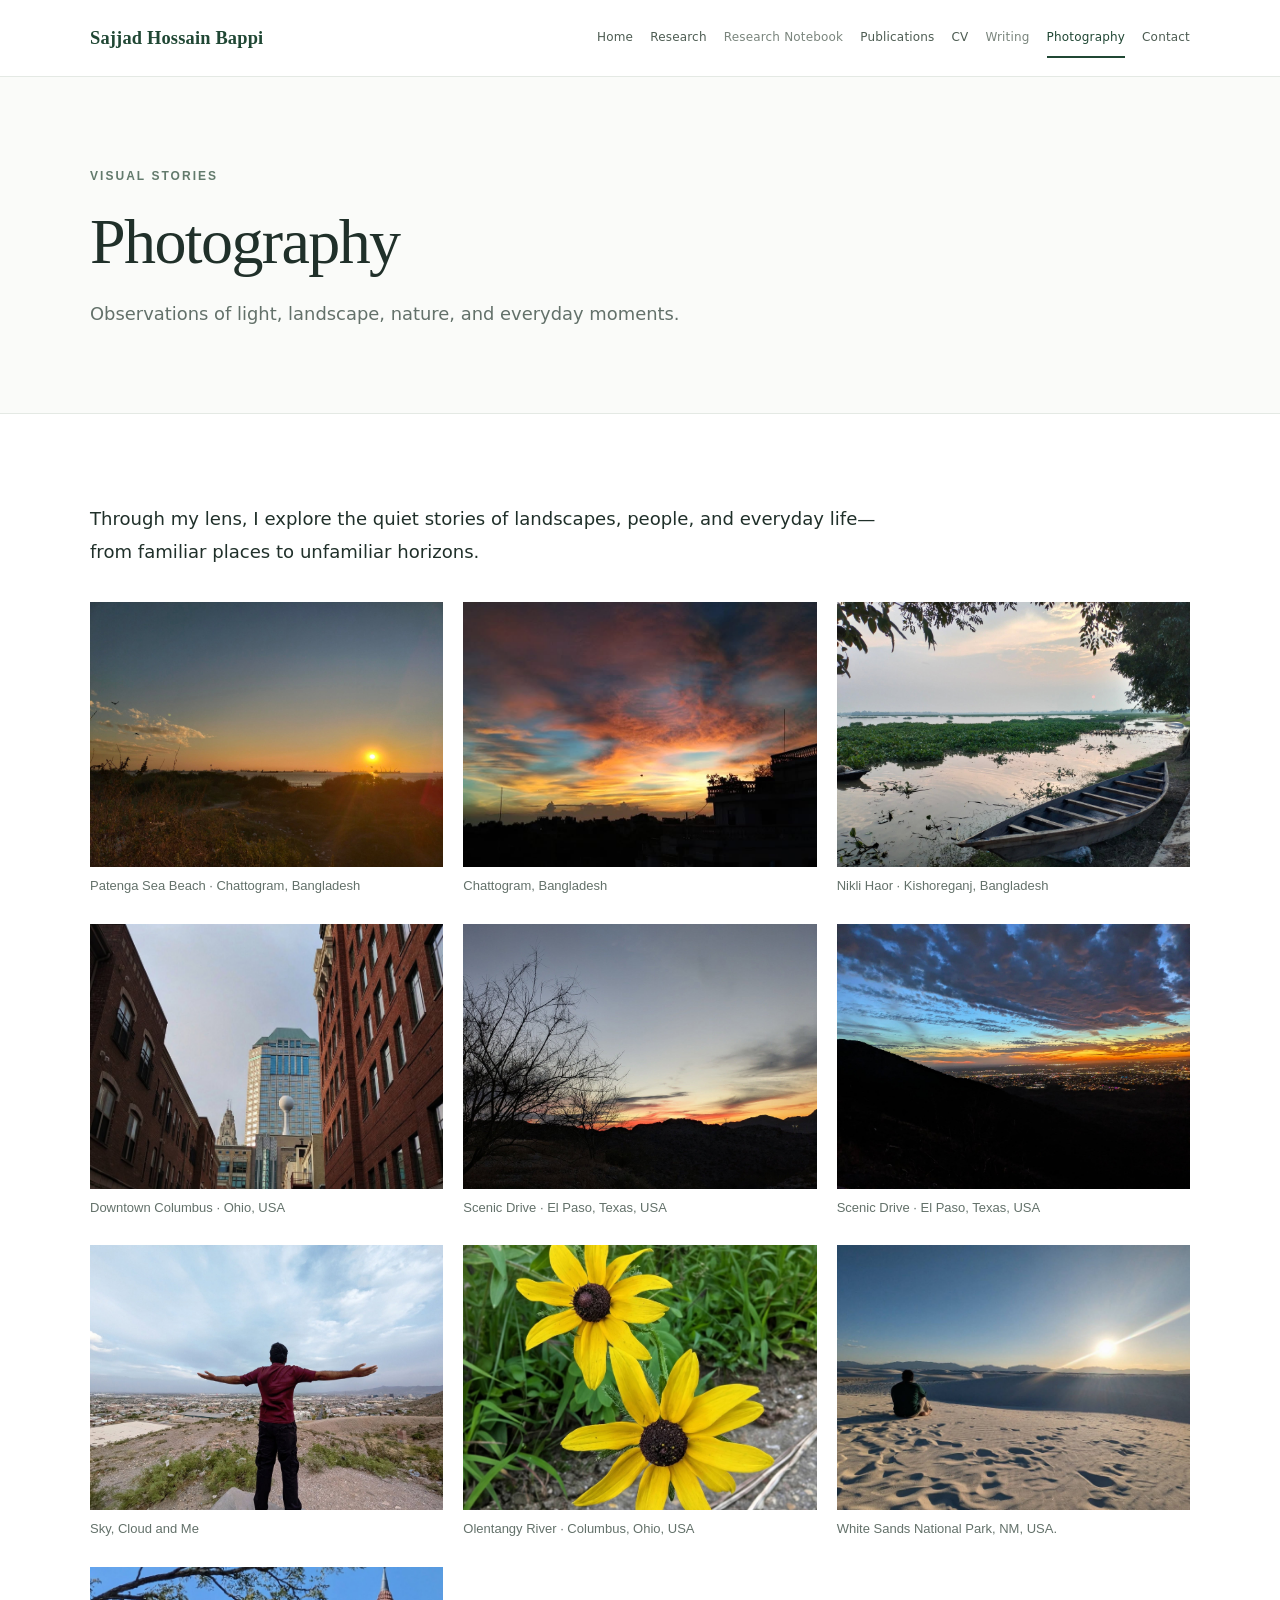
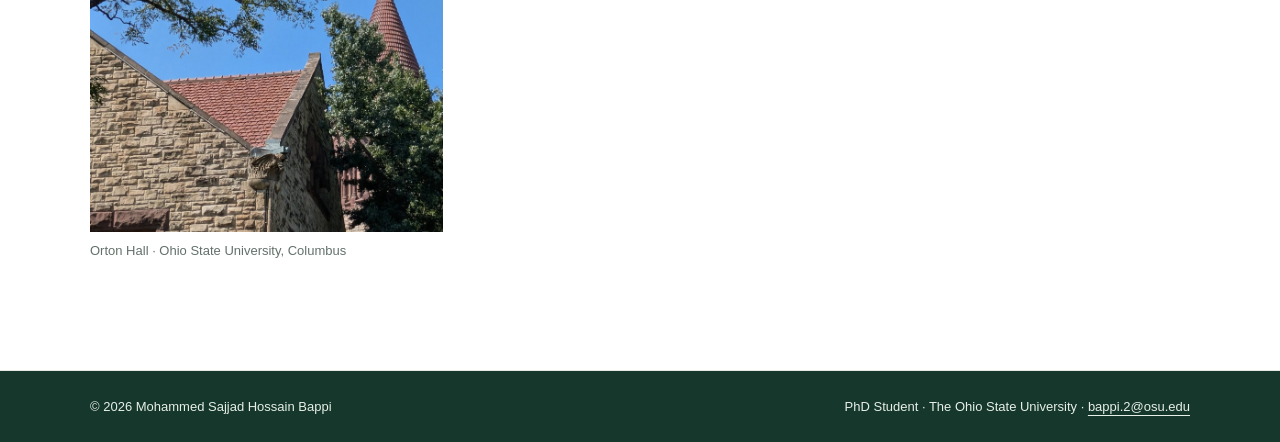
<file: photography.html>
<!DOCTYPE html>

<html lang="en"><head><meta charset="utf-8"/><meta content="width=device-width,initial-scale=1" name="viewport"/><meta content="Mohammed Sajjad Hossain Bappi — PhD student at The Ohio State University. Microbial ecology, evolution and environmental microbiology." name="description"/><title>Photography | Mohammed Sajjad Hossain Bappi</title><link href="assets/style.css" rel="stylesheet"/></head><body><header class="top"><div class="wrap bar"><a class="brand" href="index.html">Sajjad Hossain Bappi</a><nav aria-label="Main navigation" class="nav nav-refined"><a href="index.html">Home</a><a href="research.html">Research</a><a class="nav-secondary" href="notebook.html">Research Notebook</a><a href="publications.html">Publications</a><a href="cv.html">CV</a><a class="nav-secondary" href="writing.html">Writing</a><a aria-current="page" class="nav-secondary" href="photography.html">Photography</a><a href="contact.html">Contact</a></nav></div></header><main><div class="page-head"><div class="wrap"><div class="kicker">Visual stories</div><h1>Photography</h1><p>Observations of light, landscape, nature, and everyday moments.</p></div></div><section class="wrap body-section"><p class="lead">Through my lens, I explore the quiet stories of landscapes, people, and everyday life—from familiar places to unfamiliar horizons.</p><div class="gallery-grid"><figure class="gallery-item"><a href="assets/Patenga Sea Beach, Chattogram, Bangladesh__1.jpg" rel="noopener" target="_blank"><img alt="Patenga Sea Beach · Chattogram, Bangladesh" loading="lazy" src="assets/Patenga Sea Beach, Chattogram, Bangladesh__1.jpg"/></a><figcaption>Patenga Sea Beach · Chattogram, Bangladesh</figcaption></figure><figure class="gallery-item"><a href="assets/Chattogram, Bangladesh__2.jpg" rel="noopener" target="_blank"><img alt="Chattogram, Bangladesh" loading="lazy" src="assets/Chattogram, Bangladesh__2.jpg"/></a><figcaption>Chattogram, Bangladesh</figcaption></figure><figure class="gallery-item"><a href="assets/Nikli Haor, Kishoreganj, Bangladesh__3.jpg" rel="noopener" target="_blank"><img alt="Nikli Haor · Kishoreganj, Bangladesh" loading="lazy" src="assets/Nikli Haor, Kishoreganj, Bangladesh__3.jpg"/></a><figcaption>Nikli Haor · Kishoreganj, Bangladesh</figcaption></figure><figure class="gallery-item"><a href="assets/Downtown, Columbus, OH, USA__1.jpg" rel="noopener" target="_blank"><img alt="Downtown Columbus · Ohio, USA" loading="lazy" src="assets/Downtown, Columbus, OH, USA__1.jpg"/></a><figcaption>Downtown Columbus · Ohio, USA</figcaption></figure><figure class="gallery-item"><a href="assets/Scenic Drive, El Paso, TX, USA__1.jpg" rel="noopener" target="_blank"><img alt="Scenic Drive · El Paso, Texas, USA" loading="lazy" src="assets/Scenic Drive, El Paso, TX, USA__1.jpg"/></a><figcaption>Scenic Drive · El Paso, Texas, USA</figcaption></figure><figure class="gallery-item"><a href="assets/Scenic Drive, El Paso, TX, USA__2.jpg" rel="noopener" target="_blank"><img alt="Scenic Drive · El Paso, Texas, USA" loading="lazy" src="assets/Scenic Drive, El Paso, TX, USA__2.jpg"/></a><figcaption>Scenic Drive · El Paso, Texas, USA</figcaption></figure><figure class="gallery-item"><a href="assets/Sky, Cloud and Me_3.jpg" rel="noopener" target="_blank"><img alt="Sky, Cloud and Me" loading="lazy" src="assets/Sky, Cloud and Me_3.jpg"/></a><figcaption>Sky, Cloud and Me</figcaption></figure><figure class="gallery-item"><a href="assets/Olentangy River, Columbus, OH, USA.jpg" rel="noopener" target="_blank"><img alt="Olentangy River · Columbus, Ohio, USA" loading="lazy" src="assets/Olentangy River, Columbus, OH, USA.jpg"/></a><figcaption>Olentangy River · Columbus, Ohio, USA</figcaption></figure><figure class="gallery-item"><a href="assets/White Sand National Park, New Mexico, USA__1.jpg" rel="noopener" target="_blank"><img alt="White Sands National Park, NM, USA." loading="lazy" src="assets/White Sand National Park, New Mexico, USA__1.jpg"/></a><figcaption>White Sands National Park, NM, USA.</figcaption></figure><figure class="gallery-item"><a href="assets/Orton Hall, OSU, Columbus, OH, USA.jpg" rel="noopener" target="_blank"><img alt="Orton Hall · Ohio State University, Columbus" loading="lazy" src="assets/Orton Hall, OSU, Columbus, OH, USA.jpg"/></a><figcaption>Orton Hall · Ohio State University, Columbus</figcaption></figure></div></section></main><footer class="footer"><div class="wrap footer-flex"><span>© <span data-year="">2026</span> Mohammed Sajjad Hossain Bappi</span><span>PhD Student · The Ohio State University · <a href="mailto:bappi.2@osu.edu">bappi.2@osu.edu</a></span></div></footer><script src="assets/site.js"></script></body></html>
</file>
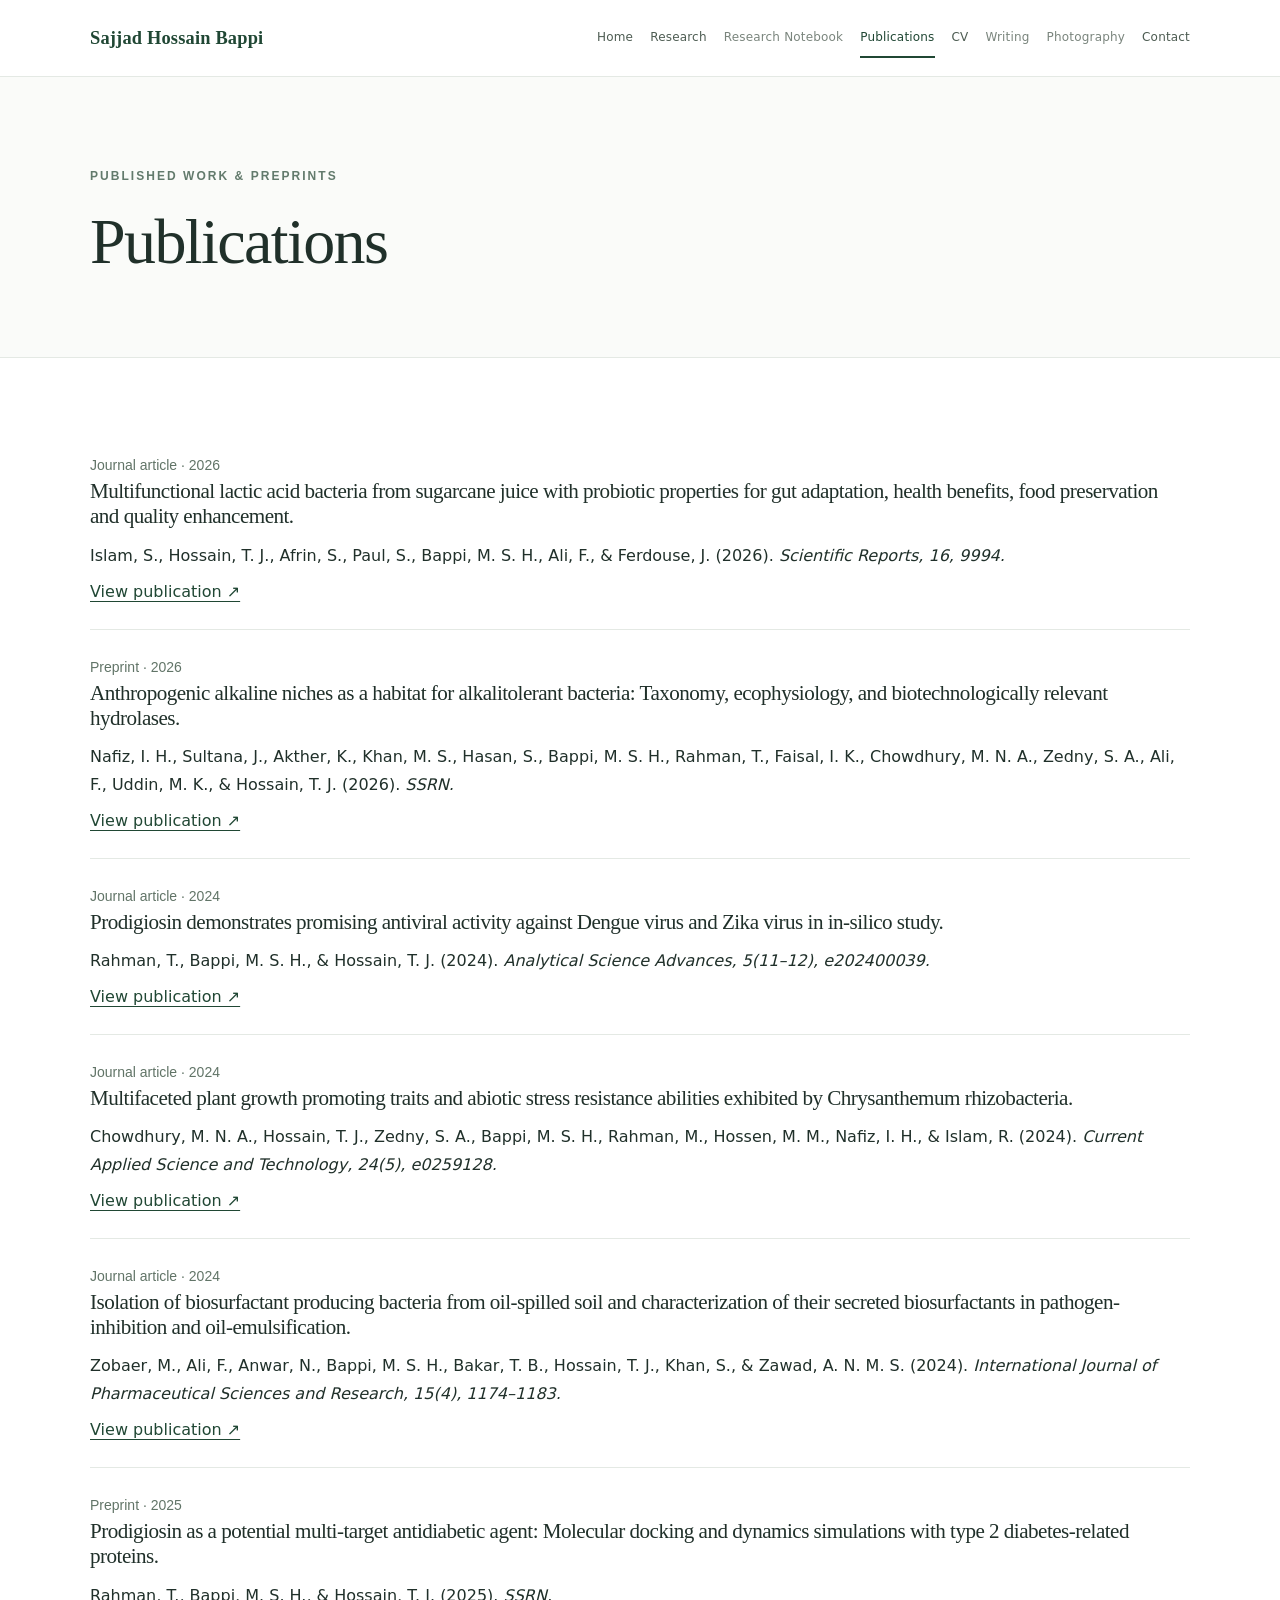
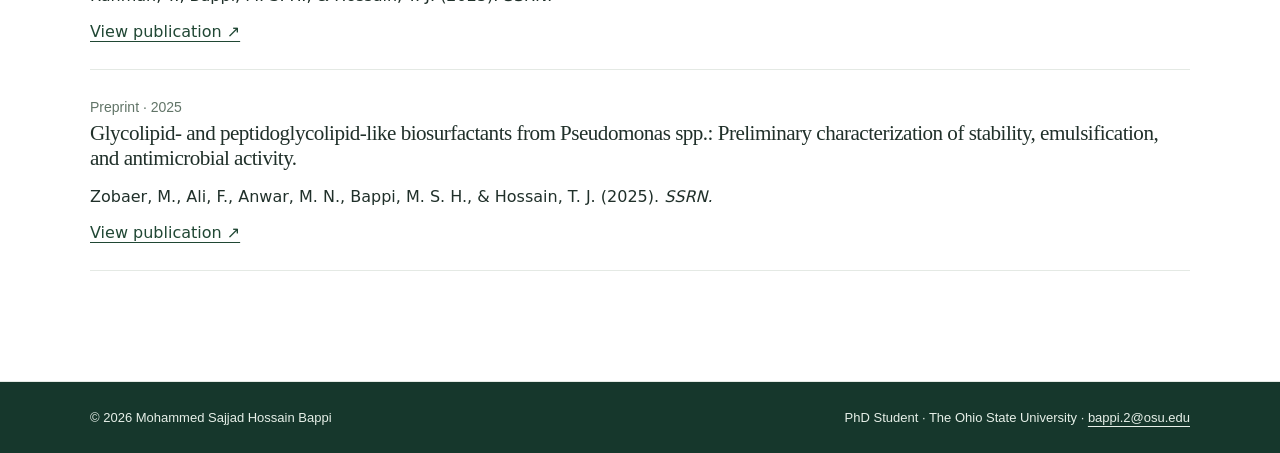
<file: publications.html>
<!DOCTYPE html>

<html lang="en"><head><meta charset="utf-8"/><meta content="width=device-width,initial-scale=1" name="viewport"/><meta content="Mohammed Sajjad Hossain Bappi — PhD student at The Ohio State University. Microbial ecology, evolution and environmental microbiology." name="description"/><title>Publications | Mohammed Sajjad Hossain Bappi</title><link href="assets/style.css" rel="stylesheet"/></head><body><header class="top"><div class="wrap bar"><a class="brand" href="index.html">Sajjad Hossain Bappi</a><nav aria-label="Main navigation" class="nav nav-refined"><a href="index.html">Home</a><a href="research.html">Research</a><a class="nav-secondary" href="notebook.html">Research Notebook</a><a aria-current="page" href="publications.html">Publications</a><a href="cv.html">CV</a><a class="nav-secondary" href="writing.html">Writing</a><a class="nav-secondary" href="photography.html">Photography</a><a href="contact.html">Contact</a></nav></div></header><main><div class="page-head"><div class="wrap"><div class="kicker">Published work &amp; preprints</div><h1>Publications</h1></div></div><section class="wrap body-section"><article class="publication"><span class="meta">Journal article · 2026</span><h3>Multifunctional lactic acid bacteria from sugarcane juice with probiotic properties for gut adaptation, health benefits, food preservation and quality enhancement.</h3><p>Islam, S., Hossain, T. J., Afrin, S., Paul, S., Bappi, M. S. H., Ali, F., &amp; Ferdouse, J. (2026). <em>Scientific Reports, 16, 9994.</em></p><a href="https://doi.org/10.1038/s41598-026-40844-5" rel="noopener noreferrer" target="_blank">View publication ↗</a></article><article class="publication"><span class="meta">Preprint · 2026</span><h3>Anthropogenic alkaline niches as a habitat for alkalitolerant bacteria: Taxonomy, ecophysiology, and biotechnologically relevant hydrolases.</h3><p>Nafiz, I. H., Sultana, J., Akther, K., Khan, M. S., Hasan, S., Bappi, M. S. H., Rahman, T., Faisal, I. K., Chowdhury, M. N. A., Zedny, S. A., Ali, F., Uddin, M. K., &amp; Hossain, T. J. (2026). <em>SSRN.</em></p><a href="https://doi.org/10.2139/ssrn.6987418" rel="noopener noreferrer" target="_blank">View publication ↗</a></article><article class="publication"><span class="meta">Journal article · 2024</span><h3>Prodigiosin demonstrates promising antiviral activity against Dengue virus and Zika virus in in-silico study.</h3><p>Rahman, T., Bappi, M. S. H., &amp; Hossain, T. J. (2024). <em>Analytical Science Advances, 5(11–12), e202400039.</em></p><a href="https://doi.org/10.1002/ansa.202400039" rel="noopener noreferrer" target="_blank">View publication ↗</a></article><article class="publication"><span class="meta">Journal article · 2024</span><h3>Multifaceted plant growth promoting traits and abiotic stress resistance abilities exhibited by Chrysanthemum rhizobacteria.</h3><p>Chowdhury, M. N. A., Hossain, T. J., Zedny, S. A., Bappi, M. S. H., Rahman, M., Hossen, M. M., Nafiz, I. H., &amp; Islam, R. (2024). <em>Current Applied Science and Technology, 24(5), e0259128.</em></p><a href="https://doi.org/10.55003/cast.2024.259128" rel="noopener noreferrer" target="_blank">View publication ↗</a></article><article class="publication"><span class="meta">Journal article · 2024</span><h3>Isolation of biosurfactant producing bacteria from oil-spilled soil and characterization of their secreted biosurfactants in pathogen-inhibition and oil-emulsification.</h3><p>Zobaer, M., Ali, F., Anwar, N., Bappi, M. S. H., Bakar, T. B., Hossain, T. J., Khan, S., &amp; Zawad, A. N. M. S. (2024). <em>International Journal of Pharmaceutical Sciences and Research, 15(4), 1174–1183.</em></p><a href="https://doi.org/10.13040/IJPSR.0975-8232.15(4).1174-83" rel="noopener noreferrer" target="_blank">View publication ↗</a></article><article class="publication"><span class="meta">Preprint · 2025</span><h3>Prodigiosin as a potential multi-target antidiabetic agent: Molecular docking and dynamics simulations with type 2 diabetes-related proteins.</h3><p>Rahman, T., Bappi, M. S. H., &amp; Hossain, T. J. (2025). <em>SSRN.</em></p><a href="https://doi.org/10.2139/ssrn.5656771" rel="noopener noreferrer" target="_blank">View publication ↗</a></article><article class="publication"><span class="meta">Preprint · 2025</span><h3>Glycolipid- and peptidoglycolipid-like biosurfactants from Pseudomonas spp.: Preliminary characterization of stability, emulsification, and antimicrobial activity.</h3><p>Zobaer, M., Ali, F., Anwar, M. N., Bappi, M. S. H., &amp; Hossain, T. J. (2025). <em>SSRN.</em></p><a href="https://doi.org/10.2139/ssrn.5362789" rel="noopener noreferrer" target="_blank">View publication ↗</a></article></section></main><footer class="footer"><div class="wrap footer-flex"><span>© <span data-year="">2026</span> Mohammed Sajjad Hossain Bappi</span><span>PhD Student · The Ohio State University · <a href="mailto:bappi.2@osu.edu">bappi.2@osu.edu</a></span></div></footer><script src="assets/site.js"></script></body></html>
</file>
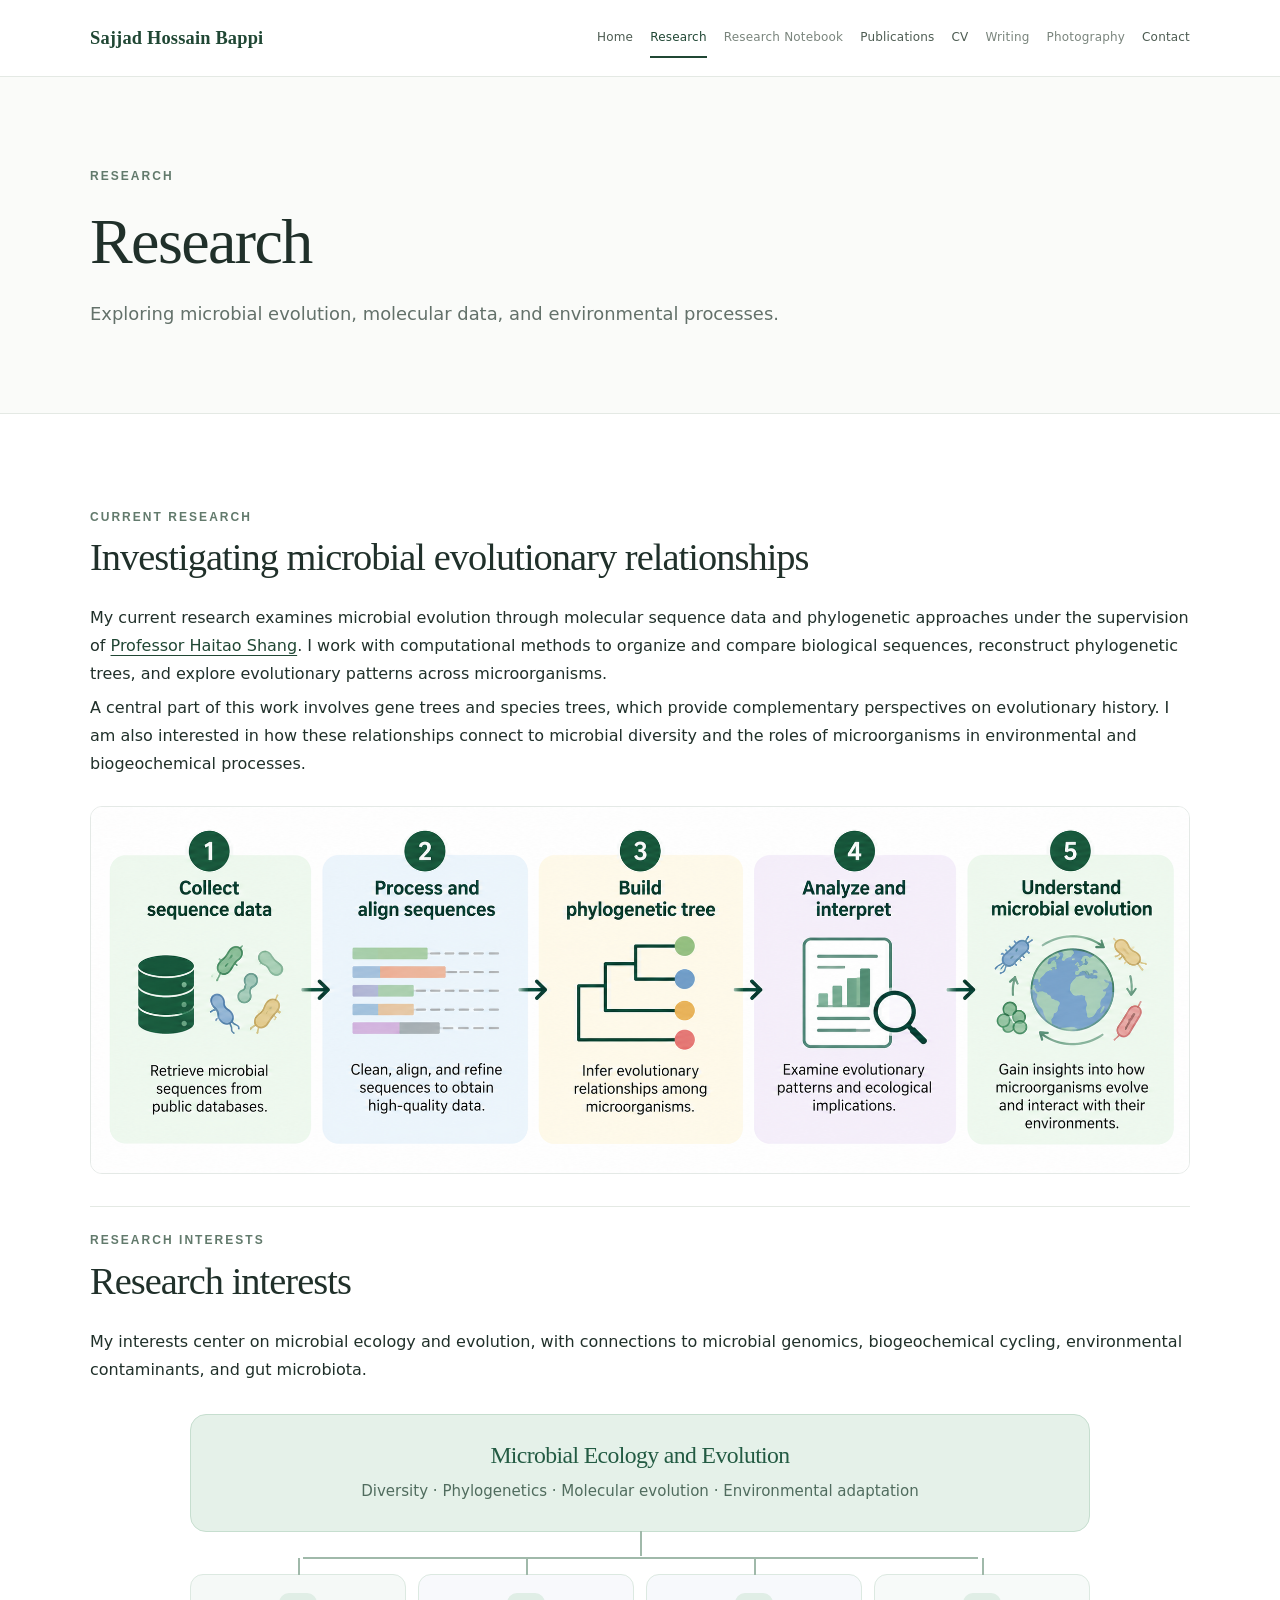
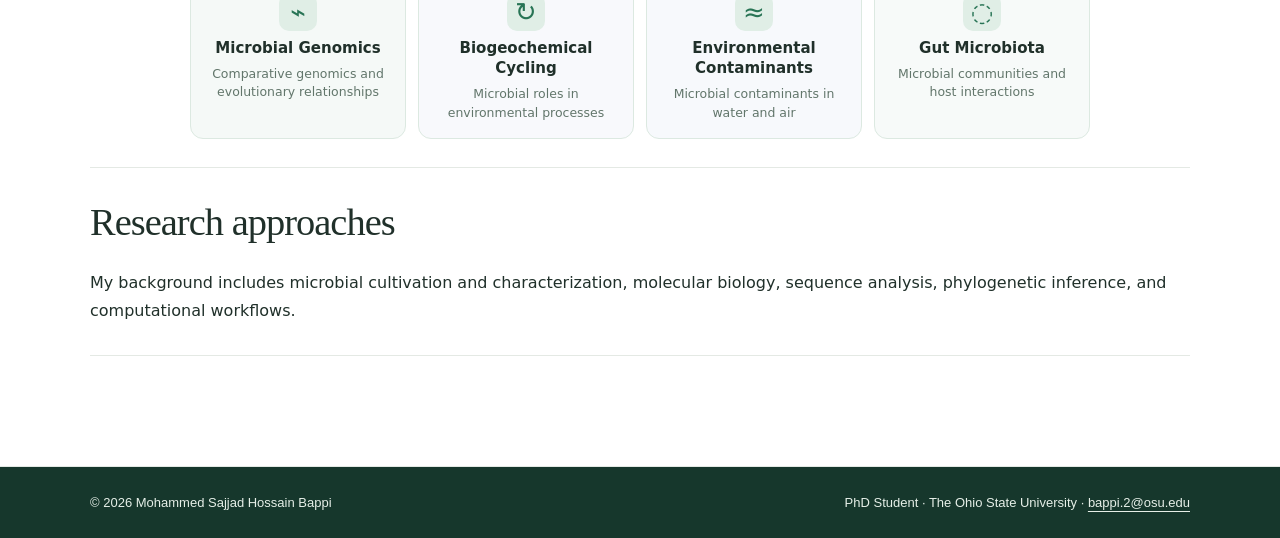
<file: research.html>
<!DOCTYPE html>

<html lang="en"><head><meta charset="utf-8"/><meta content="width=device-width,initial-scale=1" name="viewport"/><meta content="Mohammed Sajjad Hossain Bappi — PhD student at The Ohio State University. Microbial ecology, evolution and environmental microbiology." name="description"/><title>Research | Mohammed Sajjad Hossain Bappi</title><link href="assets/style.css" rel="stylesheet"/></head><body><header class="top"><div class="wrap bar"><a class="brand" href="index.html">Sajjad Hossain Bappi</a><nav aria-label="Main navigation" class="nav nav-refined"><a href="index.html">Home</a><a aria-current="page" href="research.html">Research</a><a class="nav-secondary" href="notebook.html">Research Notebook</a><a href="publications.html">Publications</a><a href="cv.html">CV</a><a class="nav-secondary" href="writing.html">Writing</a><a class="nav-secondary" href="photography.html">Photography</a><a href="contact.html">Contact</a></nav></div></header><main><div class="page-head"><div class="wrap"><div class="kicker">Research</div><h1>Research</h1><p>Exploring microbial evolution, molecular data, and environmental processes.</p></div></div><section class="wrap body-section"><div class="entry"><div class="kicker">Current research</div><h2>Investigating microbial evolutionary relationships</h2><p>My current research examines microbial evolution through molecular sequence data and phylogenetic approaches under the supervision of <a href="https://earthsciences.osu.edu/people/shang.330" target="_blank" rel="noopener noreferrer">Professor Haitao Shang</a>. I work with computational methods to organize and compare biological sequences, reconstruct phylogenetic trees, and explore evolutionary patterns across microorganisms.</p><p>A central part of this work involves gene trees and species trees, which provide complementary perspectives on evolutionary history. I am also interested in how these relationships connect to microbial diversity and the roles of microorganisms in environmental and biogeochemical processes.</p><figure class="research-workflow"><img alt="Current microbial phylogenetics research workflow from sequence collection, gene curation, multiple sequence alignment and trimming to supermatrix concatenation, gene and species tree reconstruction, and evolutionary interpretation." loading="lazy" src="assets/current-research-workflow.png"/></figure></div><div class="entry"><div class="kicker">Research interests</div><h2>Research interests</h2><p>My interests center on microbial ecology and evolution, with connections to microbial genomics, biogeochemical cycling, environmental contaminants, and gut microbiota.</p><div aria-label="Microbial Ecology and Evolution is the central research interest, connected to Microbial Genomics, Biogeochemical Cycling, Environmental Contaminants in Water and Air, and Gut Microbiota." class="interest-diagram" role="img"><div class="interest-diagram-core"><h3>Microbial Ecology and Evolution</h3><p>Diversity · Phylogenetics · Molecular evolution · Environmental adaptation</p></div><div class="interest-diagram-related"><div class="interest-diagram-item"><span aria-hidden="true" class="interest-diagram-icon interest-diagram-icon-dna">⌁</span><strong>Microbial Genomics</strong><small>Comparative genomics and evolutionary relationships</small></div><div class="interest-diagram-item"><span aria-hidden="true" class="interest-diagram-icon interest-diagram-icon-cycle">↻</span><strong>Biogeochemical Cycling</strong><small>Microbial roles in environmental processes</small></div><div class="interest-diagram-item"><span aria-hidden="true" class="interest-diagram-icon interest-diagram-icon-water">≈</span><strong>Environmental Contaminants</strong><small>Microbial contaminants in water and air</small></div><div class="interest-diagram-item"><span aria-hidden="true" class="interest-diagram-icon interest-diagram-icon-microbe">◌</span><strong>Gut Microbiota</strong><small>Microbial communities and host interactions</small></div></div></div></div><div class="entry"><h2>Research approaches</h2><p>My background includes microbial cultivation and characterization, molecular biology, sequence analysis, phylogenetic inference, and computational workflows.</p></div></section></main><footer class="footer"><div class="wrap footer-flex"><span>© <span data-year="">2026</span> Mohammed Sajjad Hossain Bappi</span><span>PhD Student · The Ohio State University · <a href="mailto:bappi.2@osu.edu">bappi.2@osu.edu</a></span></div></footer><script src="assets/site.js"></script></body></html>
</file>
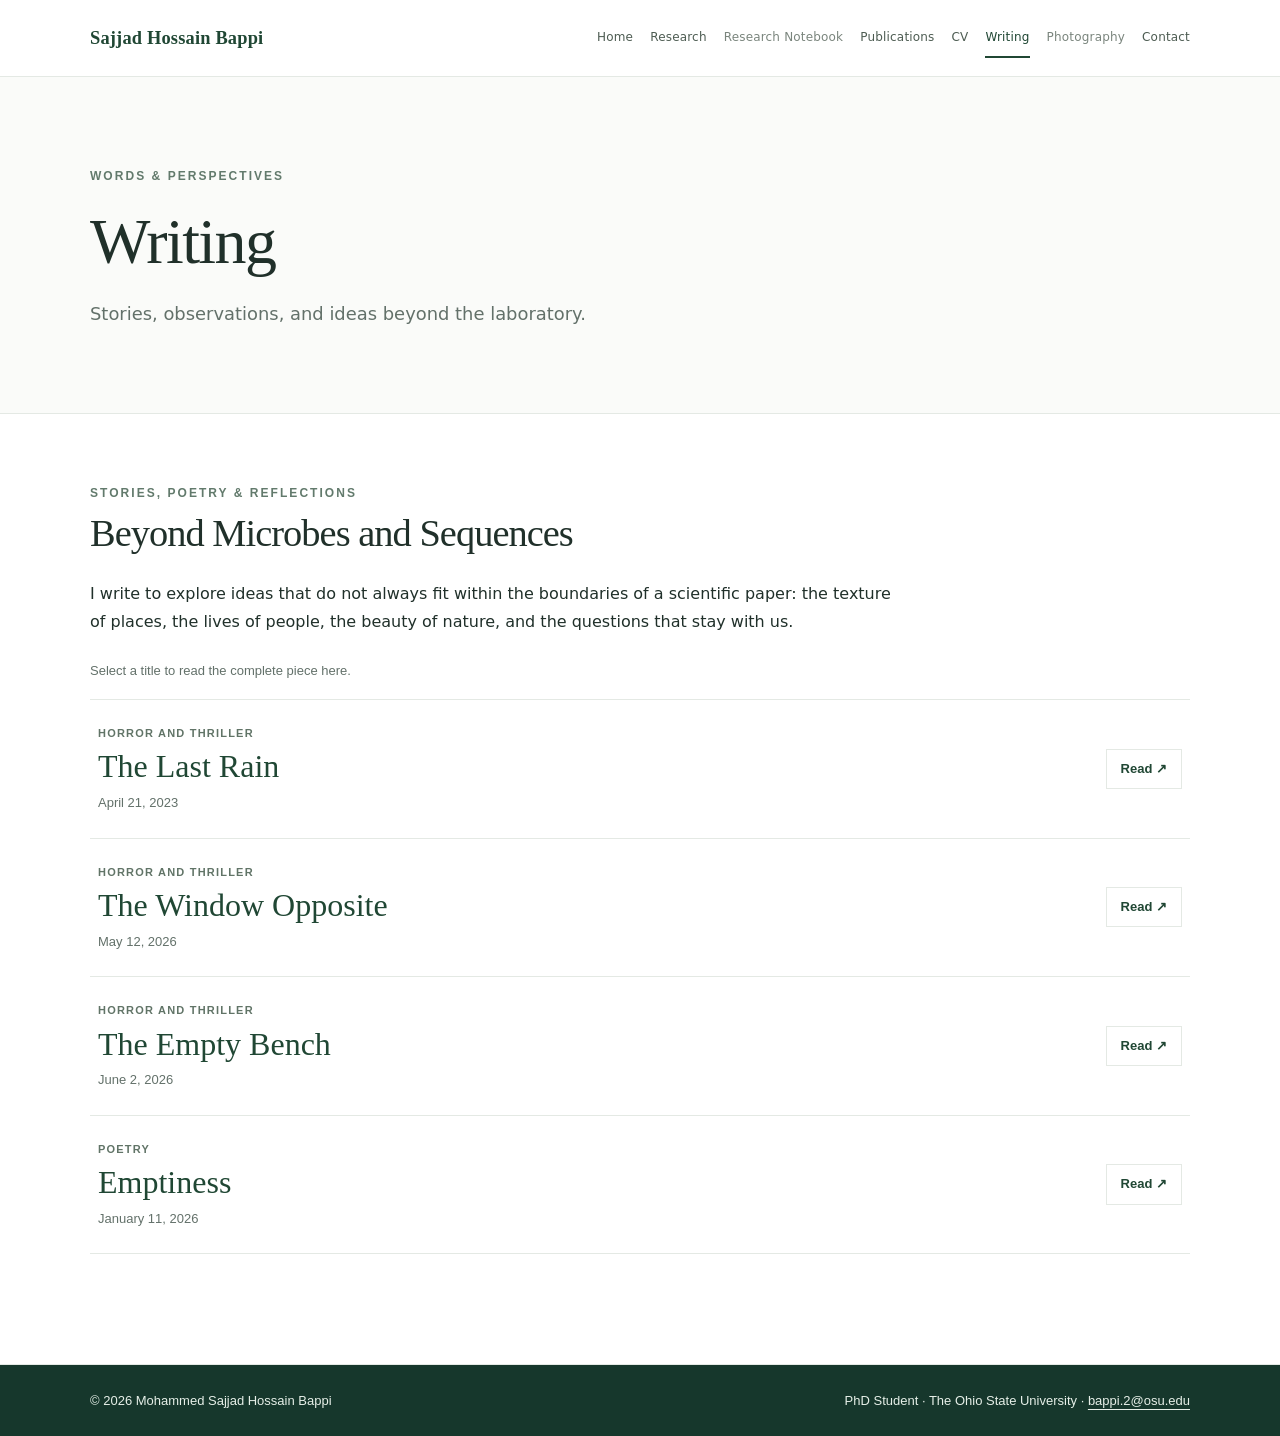
<file: writing.html>
<!DOCTYPE html>

<html lang="en"><head><meta charset="utf-8"/><meta content="width=device-width,initial-scale=1" name="viewport"/><meta content="Mohammed Sajjad Hossain Bappi — PhD student at The Ohio State University. Microbial ecology, evolution and environmental microbiology." name="description"/><title>Writing | Mohammed Sajjad Hossain Bappi</title><link href="assets/style.css" rel="stylesheet"/></head><body><header class="top"><div class="wrap bar"><a class="brand" href="index.html">Sajjad Hossain Bappi</a><nav aria-label="Main navigation" class="nav nav-refined"><a href="index.html">Home</a><a href="research.html">Research</a><a class="nav-secondary" href="notebook.html">Research Notebook</a><a href="publications.html">Publications</a><a href="cv.html">CV</a><a aria-current="page" class="nav-secondary" href="writing.html">Writing</a><a class="nav-secondary" href="photography.html">Photography</a><a href="contact.html">Contact</a></nav></div></header><main><div class="page-head"><div class="wrap"><div class="kicker">Words &amp; perspectives</div><h1>Writing</h1><p>Stories, observations, and ideas beyond the laboratory.</p></div></div><section class="wrap body-section"><div class="kicker">Stories, poetry &amp; reflections</div><h2>Beyond Microbes and Sequences</h2><p class="writing-introduction">I write to explore ideas that do not always fit within the boundaries of a scientific paper: the texture of places, the lives of people, the beauty of nature, and the questions that stay with us.</p><p class="writing-instructions">Select a title to read the complete piece here.</p><div class="writing-collection"><article class="writing-piece" id="the-last-rain"><details class="writing-detail"><summary><span class="writing-summary-text"><span class="writing-genre">Horror and Thriller</span><span class="writing-piece-title">The Last Rain</span><span class="writing-date">April 21, 2023</span></span><span class="writing-read">Read <span aria-hidden="true">↗</span></span></summary><div class="writing-full"><figure class="story-photo"><img alt="An old veranda in a soft evening rain" loading="lazy" src="assets/last-rain.jpg"/></figure><div class="story-prose"><p>It was raining heavily. The curtains swayed in every direction with the wind. The rain had taken away the silence of the evening, making its gentle presence felt all around. Every now and then, the strong wind carried a few drops of rain onto the man sitting quietly on the veranda. He looked lost in thought. He was as lonely as the old house he had inherited from his ancestors, with its walls slowly losing their plaster. His eyes looked tired, and the illnesses of old age had begun to take over his body, one after another.</p>
<p>Suddenly, his wife appeared at the doorway.</p>
<p>"Why are you sitting here getting wet? Come inside."</p>
<p>"I like getting wet in the rain, Sulekha. Would you like to join me? Shall we go up to the roof?"</p>
<p>"Have you lost your mind at this age?"</p>
<p>The man didn't reply. He got up from the veranda and walked toward the front door. From there, he made his way to the stairs, with Sulekha beside him. Holding each other's hands, they slowly climbed to the rooftop. But strangely enough, the rain had stopped by the time they reached the top.</p>
<p>"Are you feeling sad?" Sulekha asked.</p>
<p>"No. Look, more clouds are gathering in the sky. It will rain again, Sulekha. Let's wait."</p>
<p>"Clouds are gathering in your heart too, my dear. You know, there was a day when clouds gathered in my heart as well. Even darker clouds."</p>
<p>"That day? Which day, Sulekha?"</p>
<p>Sulekha didn't answer. She walked toward the small rooftop garden and continued past it until she reached the very edge of the roof. There was no railing on that side, and the remaining part of the wall was weak and fragile. The plaster had become so loose that even the touch of a bird might make it fall. Still, Sulekha didn't stop. She had no reason to. She took a few more steps and began floating in the air. After all, she had been able to float like that since that very day.</p>
<p>The man followed her, as if something was pulling him toward her. He was growing restless.</p>
<p>"Teach me how to float like you, Sulekha. Tell me, which day did those clouds gather in your heart? Please, tell me."</p>
<p>But Sulekha said nothing. She kept floating here and there, moving with the wind like a bird. Without thinking much, the restless man began running toward her. He wanted to reach Sulekha. He wanted to float in the air just like her. But he couldn't. Instead, a sudden, heavy thud came from below, breaking the silence of the evening. Within moments, his white panjabi turned red.</p>
<p>"Monsoor, clouds gathered in my heart the day I saw you with another woman. The day you pushed me from this very spot and made me fall. Perhaps it's better this way. Now we can both float in the air, together, around the courtyard of this empty house."</p>
<p>The man had finally received Sulekha's answer. But he could no longer reply. His vision slowly began to blur. And then, the rain started again. Heavy rain. Gentle, rhythmic rain. Rain that took away all the silence of the evening once more. He was completely drenched.</p><div class="story-signature"><hr/><strong>Sajjad</strong><em>April 21, 2023</em><em>Originally written in Bengali.</em></div></div></div></details></article><article class="writing-piece" id="the-window-opposite"><details class="writing-detail"><summary><span class="writing-summary-text"><span class="writing-genre">Horror and Thriller</span><span class="writing-piece-title">The Window Opposite</span><span class="writing-date">May 12, 2026</span></span><span class="writing-read">Read <span aria-hidden="true">↗</span></span></summary><div class="writing-full"><figure class="story-photo"><img alt="A quiet apartment window glowing at night" loading="lazy" src="assets/window-opposite.jpg"/></figure><div class="story-prose"><h3 class="story-chapter">1.</h3><p>It was getting late into the night. The yellow glow of the sodium streetlights around Sombraluz Apartments seemed brighter than ever. There was a large tree right beside my window. Every now and then, strong winds swept through the gray, mountainous city of El Paso, shaking the leaves and casting strange shadows on the windowpane. Sometimes, it looked as though someone was standing on the other side. Or perhaps someone was slowly walking past my window.</p>
<p>At first, I didn't pay much attention to it. But gradually, something else began to make me uneasy. The apartment directly opposite mine seemed rather strange. Its curtains were always closed during the day, while at night, the lights would occasionally come on. Yet, in the three months I had lived there, I had never seen anyone enter or leave that apartment. I had never seen anyone on its balcony either. Every night, at exactly 3 a.m., the kitchen light would come on. Soft music would play for a while, followed by the sounds of someone cooking. Then the light would go out.</p><h3 class="story-chapter">2.</h3><p>One night, I suddenly woke up. It was exactly 3 a.m. I pulled the curtain aside and looked outside. As usual, a soft yellow light came on in the apartment opposite mine. For no particular reason, I kept staring at it. There was only a thin curtain over the window, and I could make out a faint shadow moving behind it. It looked as though someone was standing in front of the sink.</p>
<p>Motionless.</p>
<p>For a long time.</p>
<p>Then, suddenly, the figure slowly turned its head toward me. It was enormous, with eyes that seemed to glow like fire. There was something mysterious about its appearance. A sudden chill ran through me, and I immediately pulled the curtain closed.</p>
<p>But a moment later, I couldn't help laughing at myself. I found it almost ridiculous that, at my age, I could still be frightened by something as simple as a shadow.</p><h3 class="story-chapter">3.</h3><p>After that night, I stopped going near the window as often. Some time had passed. One day, I met an elderly Mexican woman from a neighboring apartment in the laundry room for the first time. She was short, with white hair. Her name was Isabella.</p>
<p>While we were talking, she suddenly asked, "Do you still leave your window open at night?"</p>
<p>I was a little surprised.</p>
<p>"Yes, sometimes. Why?"</p>
<p>Isabella remained silent for a moment. Then, in a calm, matter-of-fact voice, she said, "Many people used to, at first."</p>
<p>I laughed.</p>
<p>"What do you mean?"</p>
<p>She didn't answer. As she put her clothes into the laundry basket, she simply said, "If they stare at you through the window at night, let them stare. But never wave at them."</p>
<p>My smile slowly faded.</p>
<p>"They? Who are you talking about?"</p>
<p>This time, she looked directly at me with tired eyes.</p>
<p>"The ones on the other side of the window."</p><h3 class="story-chapter">4.</h3><p>I couldn't sleep that night. The old woman's words kept coming back to me. Who were they? What was she trying to tell me? With all these questions running through my mind, I found myself pulling the curtain aside without even realizing it.</p>
<p>It was exactly 3 a.m.</p>
<p>The same sodium lights were glowing around Sombraluz. Everything was quiet and still. As usual, a faint light came on in the apartment opposite mine. A shadow stood behind the curtain. But tonight, there seemed to be two shadows instead of one.</p>
<p>The second shadow looked a lot like Isabella, the woman I had met in the laundry room.</p>
<p>I was about to look away when I noticed something. The shadow was waving at me.</p>
<p>Smiling.</p>
<p>As if under some strange spell, I raised my hand and waved back.</p>
<p>But the moment I remembered her warning, my heart suddenly sank. Her words began echoing in my ears.</p>
<p>"Let them stare, but never wave at them. Never wave at them..."</p><h3 class="story-chapter">5.</h3><p>I woke up to the sound of birds chirping and sunlight streaming through my window. The curtain was still pulled aside.</p>
<p>A small crowd had gathered outside Isabella's apartment. A priest was conducting a funeral service beside a coffin.</p>
<p>Isabella was dead.</p>
<p>She had died at 1 a.m. that morning.</p>
<p>I also asked the apartment manager about the unit opposite mine.</p>
<p>Apparently, it had been empty for the past four months.</p>
<p>No one lived there.</p><div class="story-signature"><hr/><strong>Sajjad</strong><em>May 12, 2026</em><em>Originally written in Bengali.</em></div></div></div></details></article><article class="writing-piece" id="the-empty-bench"><details class="writing-detail"><summary><span class="writing-summary-text"><span class="writing-genre">Horror and Thriller</span><span class="writing-piece-title">The Empty Bench</span><span class="writing-date">June 2, 2026</span></span><span class="writing-read">Read <span aria-hidden="true">↗</span></span></summary><div class="writing-full"><figure class="story-photo"><img alt="Sunset and dramatic clouds over the illuminated city of Juárez" loading="lazy" src="assets/empty-bench-sunset.jpg"/></figure><div class="story-prose"><p>It had been raining all day. Although the rain stopped in the afternoon, dark clouds still covered the sky. Along the wet roads, flowers of different colors were blooming—purple, pink, yellow, orange, and white. I had never seen it rain for so long in this city before. Everything around us felt unusually calm and peaceful.</p>
<p>The four of us went out that afternoon: Shafiq, Muhib Bhai, Raju Bhai, and me. We had McDonald's coffee and a bag of French fries with us. First, we stopped at the small park beside the nursing college. The grass was wet, the air was cool after the rain, and the trees and plants looked fresh and bright green. Raju Bhai was busy taking pictures, one after another. Shafiq sat on a slightly wet bench, one leg crossed over the other, holding a cup of coffee. Muhib Bhai quietly looked up at the sky. In the distance, dark clouds were drifting around the mountains. At one point, Maruf Bhai came up in our conversation. We had tried several times to convince him to join us, but he hadn't come.</p>
<p>"Rain always makes him sad. I wonder who it reminds him of," Shafiq said with a laugh. We all laughed along.</p>
<p>Shortly before sunset, we walked toward the Mexican View Point in the park. The place looked unusually beautiful after the rain. Below us, the entire city of Juárez was glowing with the lights of streets and houses. The Mexican city seemed so close that it felt as though we could reach out and touch all the stars in the sky. We could clearly see the railway tracks running along the border. A long freight train was passing by, blowing its horn as it moved forward.</p>
<p>The flowers growing beside the railing swayed continuously in the cool wind. Suddenly, a beautiful, unfamiliar fragrance filled the air. Was it the smell of burning incense? Or perhaps a scented candle? But there was no one around except us. Could it be the fragrance of jasmine or tuberose? Did those flowers even grow in this city?</p>
<p>Raju Bhai stretched out both arms in his usual way and said, "Look, Shafiq! We have the entire viewpoint to ourselves today. Want to go to Mexico again?" Shafiq took a sip of his coffee and replied, "No, Bhai. I learned my lesson the first time. If I ever go again, I'm not going without you. Besides, on such a beautiful golden evening, how could I go anywhere alone without my brothers?" We all burst into laughter. Suddenly, Muhib Bhai looked toward a bench at the far end of the park and asked, "Is someone sitting over there?"</p>
<p>We looked in that direction. The bench was completely empty. But the grass in front of it seemed a little flattened, as though someone had been standing there for a long time.</p>
<p>"Yes, Bhai, your companion is sitting there. Why don't you go and keep them company?" Raju Bhai joked. The rest of us laughed too. Muhib Bhai didn't say anything else. Meanwhile, the incense-like smell was growing stronger. Once it got dark, we all returned to our homes.</p>
<p>Two days later, Raju Bhai shared the pictures from the park in our Messenger group. At first, I didn't notice anything unusual. Wet railings, mountains and clouds, coffee cups in our hands, flowers in the background, and our smiling faces. A beautiful rain-soaked evening with the city of Juárez behind us. But suddenly, one picture caught my attention. The bench at the far end of the park was visible in the photograph. And someone was actually sitting there. Wearing a hoodie, head lowered, face blurred. Strangely enough, the person looked like Maruf Bhai.</p>
<p>I stared at the picture silently for a while. Then I wrote in the group chat, "Can you guys see someone sitting on the bench in this picture?"</p>
<p>For several minutes, nobody replied. Then Muhib Bhai sent a message.</p>
<p>"Didn't I tell you someone was sitting on that bench? Doesn't the person look like Maruf Bhai?"</p>
<p>Maruf Bhai saw the message. He even reacted to Muhib Bhai's message with a like. Then he replied, "Last year, something unusual happened at the tree in front of that bench. Nobody goes there after sunset anymore. You did the right thing by leaving before it got completely dark."</p>
<p>I replied, "What kind of unusual incident?"</p>
<p>He saw my message, but there was no reply. I had a feeling he wouldn't reply. Just then, that same sweet fragrance suddenly drifted into my room again. The smell of burning incense, or perhaps jasmine and tuberose. Someone knocked on the door.</p>
<p>Knock. Knock. Knock.</p>
<p>I slowly walked toward it. The moment I looked through the peephole, I froze...</p><div class="story-signature"><hr/><strong>Sajjad</strong><em>El Paso, Texas</em><em>June 2, 2026</em><em>Originally written in Bengali.</em></div></div></div></details></article><article class="writing-piece" id="emptiness"><details class="writing-detail"><summary><span class="writing-summary-text"><span class="writing-genre">Poetry</span><span class="writing-piece-title">Emptiness</span><span class="writing-date">January 11, 2026</span></span><span class="writing-read">Read <span aria-hidden="true">↗</span></span></summary><div class="writing-full"><figure class="story-photo"><img alt="An overcast courtyard with bare trees and a quiet building" loading="lazy" src="assets/emptiness-courtyard.jpg"/></figure><div class="story-prose"><div class="poem-text"><p>I am far away,<br/>across the ocean,<br/>on the other side of the world.<br/>Where<br/>night has forgotten how to disappear into day.<br/>Where<br/>the lights along the streets and inside homes glow like stars.</p>
<p>The sky is vast,<br/>clear, bright, and blue.<br/>Yet none of that blue feels familiar.<br/>It feels like a borrowed roof,<br/>beneath which I am only a guest.</p>
<p>The shadows of clouds fall upon the Franklin Mountains,<br/>wrapping themselves around the darkness of my sorrow.<br/>I remember—<br/>I have left behind<br/>the way I speak,<br/>the familiar sounds of home,<br/>the nicknames that belonged to home.</p>
<p>In this new city, the day arrives<br/>with the heavy clang of an iron door.<br/>No birds sing,<br/>no call to prayer is heard,<br/>no children play,<br/>no afternoon dust settles anywhere.<br/>Even the balcony seems untouched by time.</p>
<p>The stove is lit,<br/>food cooks over a blazing flame,<br/>yet there is no taste, no satisfaction—<br/>no familiar touch.</p>
<p>I am afraid even to open my diary.<br/>It feels as though<br/>these last few days<br/>are falling away<br/>like folded sheets of paper.</p>
<p>It feels as though<br/>the shuttle window is trembling again,<br/>the mountain road twists and turns,<br/>the birds of Katapahar<br/>are calling out, recognizing me,<br/>and a layer of mist is holding my hand.</p>
<p>Across the ocean, there was a home,<br/>there were conversations,<br/>stories and arguments.<br/>Beautiful, sweet arguments.</p>
<p>To me,<br/>even an argument meant I would always return,<br/>like a pigeon finding its way back to its nest<br/>at the end of the day.</p>
<p>And yet—<br/>that pigeon has now become a migratory bird.</p>
<p>Its days drift away<br/>like a kite flown by a boy on an afternoon.<br/>Sometimes returning,<br/>sometimes finding freedom,<br/>sometimes caught in the pull of another kite,<br/>trapped somewhere in the open sky.</p>
<p>At the end of the day, I find myself standing<br/>on a distant shore,<br/>where waves keep coming,<br/>but the words for returning never come.</p>
<p>Where living becomes<br/>one long wait,<br/>searching for a nest,<br/>flying toward my roots.</p></div><div class="story-signature"><hr/><strong>Sajjad</strong><em>January 11, 2026</em><em>Originally written in Bengali as “শূন্যতা”.</em></div></div></div></details></article></div></section></main><footer class="footer"><div class="wrap footer-flex"><span>© <span data-year="">2026</span> Mohammed Sajjad Hossain Bappi</span><span>PhD Student · The Ohio State University · <a href="mailto:bappi.2@osu.edu">bappi.2@osu.edu</a></span></div></footer><script src="assets/site.js"></script></body></html>
</file>
<file: assets/style.css>
:root{--forest:#173b2d;--dark:#192720;--sage:#526e5b;--copper:#ac642f;--cream:#f7f8f4;--line:#dce4dc;--muted:#56645b}*{box-sizing:border-box}html{scroll-behavior:smooth}body{margin:0;background:#fff;color:var(--dark);font:17px/1.72 Georgia,'Times New Roman',serif}a{color:var(--forest);text-underline-offset:4px}a:hover{color:var(--copper)}.wrap{width:min(1120px,calc(100% - 48px));margin:auto}.top{background:var(--forest);color:#fff}.bar{min-height:76px;display:flex;justify-content:space-between;align-items:center;gap:26px}.brand{color:#fff;font-size:1.16rem;text-decoration:none;white-space:nowrap;letter-spacing:.01em}.nav{display:flex;flex-wrap:wrap;gap:18px}.nav a{color:#e7f0e8;text-decoration:none;font:13px/1.5 Arial,sans-serif;padding:10px 0;border-bottom:2px solid transparent}.nav a[aria-current],.nav a:hover{border-color:#dfac83;color:#fff}.hero{display:grid;grid-template-columns:minmax(0,1.5fr) minmax(250px,.7fr);align-items:center;gap:64px;padding:86px 0 80px}.kicker{font:700 12px/1.6 Arial,sans-serif;letter-spacing:.13em;text-transform:uppercase;color:var(--sage)}h1,h2,h3{font-weight:400;line-height:1.19}h1{font-size:clamp(2.8rem,5vw,4.65rem);letter-spacing:-.035em;margin:18px 0 12px}h2{font-size:clamp(2rem,3.6vw,2.9rem);margin:8px 0 24px}h3{font-size:1.32rem;margin:0 0 12px}.subtitle{font-size:1.55rem;color:var(--sage);margin:0 0 24px}.lead{font-size:1.13rem;max-width:690px}.buttons{display:flex;flex-wrap:wrap;gap:12px;margin-top:27px}.btn{display:inline-block;padding:11px 20px;border:1px solid var(--forest);text-decoration:none;font:600 14px/1.5 Arial,sans-serif}.primary{background:var(--forest);color:#fff}.primary:hover{background:#285a43;color:#fff}.secondary:hover{background:var(--cream)}.portrait{width:100%;height:auto;aspect-ratio:4/5;object-fit:cover;display:block;border:1px solid var(--line)}.photo-area{position:relative}.photo-note{background:var(--cream);border:1px dashed #9aa99c;aspect-ratio:4/5;display:flex;align-items:center;justify-content:center;padding:24px;text-align:center;color:var(--muted);font:14px/1.7 Arial,sans-serif}.facts{display:flex;flex-wrap:wrap;gap:24px;margin-top:42px;padding-top:23px;border-top:1px solid var(--line)}.fact{flex:1;min-width:150px}.fact strong{display:block;font-size:15px;color:var(--forest)}.fact span{font-size:14px;color:var(--muted)}.band{background:var(--cream);border-top:1px solid var(--line);border-bottom:1px solid var(--line)}.section{padding:72px 0}.section p{max-width:800px}.cards{display:grid;grid-template-columns:repeat(3,1fr);gap:18px;margin-top:30px}.card{padding:27px;background:#fff;border:1px solid var(--line)}.card p{margin:0;color:var(--muted);font-size:15px}.card .num{display:block;color:var(--copper);font:700 12px Arial,sans-serif;letter-spacing:.1em;margin-bottom:20px}.page-head{padding:70px 0 42px;border-bottom:1px solid var(--line)}.page-head p{max-width:780px;font-size:1.12rem;color:var(--muted)}.body-section{padding:50px 0 80px}.body-section>p{max-width:820px}.entry{padding:24px 0;border-bottom:1px solid var(--line)}.entry h3{margin-bottom:7px}.entry p{margin:6px 0}.meta{font:14px/1.7 Arial,sans-serif;color:var(--sage)}.pill{display:inline-block;font:12px Arial,sans-serif;border:1px solid var(--line);padding:5px 9px;margin:5px 6px 0 0}.cols{display:grid;grid-template-columns:1fr 1fr;gap:38px}.note{padding:24px;background:var(--cream);border-left:3px solid var(--copper)}.publication{padding:23px 0;border-bottom:1px solid var(--line)}.publication p{margin:8px 0}.publication strong{font-weight:600}.small{font-size:14px;color:var(--muted)}.footer{background:var(--forest);color:#e6efe8;padding:28px 0;font:13px Arial,sans-serif}.footer a{color:#e6efe8}.footer-flex{display:flex;justify-content:space-between;gap:16px;flex-wrap:wrap}.timeline{border-left:2px solid var(--line);padding-left:24px}.timeline .entry{position:relative}.timeline .entry:before{content:'';position:absolute;left:-31px;top:31px;background:var(--copper);height:10px;width:10px;border-radius:50%}ul{padding-left:23px}li{margin:6px 0}.photo-grid{display:grid;grid-template-columns:repeat(3,1fr);gap:18px}.photo-slot{border:1px dashed #aebbb0;background:var(--cream);min-height:205px;display:flex;align-items:center;justify-content:center;text-align:center;color:var(--muted);font:14px Arial,sans-serif;padding:15px}code{font-size:.9em;background:var(--cream);padding:2px 5px;overflow-wrap:anywhere}button.menu-toggle{display:none}@media(max-width:980px){.bar{align-items:flex-start;flex-direction:column;padding:17px 0}.nav{gap:13px}.hero{gap:30px}.cards{grid-template-columns:repeat(2,1fr)}}@media(max-width:660px){.wrap{width:min(100% - 34px,1120px)}.hero{grid-template-columns:1fr;padding:55px 0}.photo-area{max-width:340px}.cards,.cols,.photo-grid{grid-template-columns:1fr}.section{padding:50px 0}.page-head{padding:48px 0 32px}.brand{white-space:normal}}

/* Refined editorial academic design */
:root{--forest:#16372c;--dark:#1e2925;--sage:#536a5e;--copper:#8b6b50;--cream:#f8f9f6;--line:#e3e8e1;--muted:#56645c}
body{font-size:17px;line-height:1.75;-webkit-font-smoothing:antialiased}
.wrap{width:min(1160px,calc(100% - 64px))}
.top{background:#fff;color:var(--forest);border-bottom:1px solid var(--line)}
.bar{min-height:96px;gap:35px}.brand{color:var(--forest);font-size:1.2rem;font-weight:600}
.nav{gap:15px}.nav a{color:#46584e;font-size:12px;letter-spacing:.015em}.nav a[aria-current],.nav a:hover{color:var(--forest);border-color:var(--forest)}
.hero{grid-template-columns:minmax(0,1.55fr) minmax(275px,.78fr);gap:80px;padding:100px 0 108px;align-items:center}
h1{font-size:clamp(3rem,5.2vw,5.2rem);letter-spacing:-.04em}h2{letter-spacing:-.025em}
.subtitle{font-size:1.35rem}.lead{line-height:1.85}.kicker{letter-spacing:.17em;color:#627a6c}
.portrait{aspect-ratio:3/4;border:0;object-position:center 22%;box-shadow:16px 16px 0 #eff3ed}
.photo-area{padding:0 16px 16px 0}.facts{margin-top:48px}.fact strong{font-family:Arial,sans-serif;font-size:12px;text-transform:uppercase;letter-spacing:.08em}.fact span{font-size:14px}
.band{background:#fafbf9}.cards{gap:0;border-top:1px solid var(--line);border-bottom:1px solid var(--line)}
.card{border:0;border-right:1px solid var(--line);padding:28px 27px 28px 0;background:transparent}.card:not(:first-child){padding-left:27px}.card:last-child{border-right:0}
.page-head{background:#fafbf9;padding:90px 0 65px}.body-section{padding:70px 0 110px}.section{padding:90px 0}.footer{background:#16372c}
.cv-download{min-height:280px}.note{background:transparent;border-left:2px solid var(--forest);padding:10px 0 10px 22px}
@media(max-width:980px){.bar{padding:22px 0}.hero{gap:38px;padding:68px 0}.nav{gap:14px}}
@media(max-width:660px){.wrap{width:min(100% - 36px,1160px)}.hero{grid-template-columns:1fr}.photo-area{max-width:340px}.cards{border:0}.card,.card:not(:first-child){border-right:0;border-bottom:1px solid var(--line);padding:24px 0}.page-head{padding:58px 0 40px}}

/* Photography gallery */
.gallery-grid{display:grid;grid-template-columns:repeat(3,minmax(0,1fr));gap:28px 20px;margin-top:34px}
.gallery-item{margin:0;min-width:0}
.gallery-item a{display:block;overflow:hidden;background:#f1f3ef}
.gallery-item img{display:block;width:100%;aspect-ratio:4/3;object-fit:cover;transition:transform .25s ease}
.gallery-item a:hover img{transform:scale(1.025)}
.gallery-item figcaption{font:13px/1.5 Arial,sans-serif;color:var(--muted);padding-top:9px}
@media(max-width:760px){.gallery-grid{grid-template-columns:repeat(2,minmax(0,1fr))}}
@media(max-width:480px){.gallery-grid{grid-template-columns:1fr}}

/* Research Notebook method pages */
.method-list{display:grid;gap:20px;margin:26px 0 38px}
.method-card{border:1px solid #dfe5df;padding:25px 28px;background:#fff}
.method-card h3{font-size:1.35rem;margin:7px 0 10px}
.method-card h3 a{text-decoration:none}
.method-tag{font-size:.77rem;letter-spacing:.06em;text-transform:uppercase;color:#637467;margin:0}
.method-ref{font-size:.88rem;color:#66756a}
.method-article{max-width:800px;margin:auto;line-height:1.75}
.method-article h2{margin:34px 0 12px}
.method-steps{padding-left:25px}.method-steps li{margin-bottom:16px;padding-left:5px}
.method-note{background:#f2f5f0;border-left:3px solid #365b48;padding:14px 18px}
.method-equation{border:1px solid #e2e7e1;padding:14px 18px;margin:13px 0}
.method-equation p{margin:6px 0}.method-definitions dt{font-weight:700;margin-top:14px}.method-definitions dd{margin:3px 0 10px 0}
.method-back{margin:36px 0}

/* Current research infographic */
.research-workflow{margin:28px 0 8px;padding:0}
.research-workflow img{display:block;width:100%;height:auto;border-radius:12px;border:1px solid #e4e9e6}

/* Focused, connected research-interests diagram */
.interest-diagram{margin:30px auto 4px;max-width:900px}
.interest-diagram-core{background:#e5f1e9;border:1px solid #c6decf;border-radius:16px;padding:26px 22px;text-align:center;position:relative}
.interest-diagram-core h3{color:#235b43;margin:0 0 9px;font-size:1.48rem}
.interest-diagram-core p{margin:0;color:#506c5e;font-size:.94rem}
.interest-diagram-core:after{content:"";position:absolute;left:50%;bottom:-25px;height:25px;border-left:2px solid #a0b9aa}
.interest-diagram-related{display:grid;grid-template-columns:repeat(4,minmax(0,1fr));gap:12px;margin-top:42px;position:relative}
.interest-diagram-related:before{content:"";position:absolute;top:-17px;left:12.5%;right:12.5%;border-top:2px solid #a0b9aa}
.interest-diagram-item{background:#f5f9f7;border:1px solid #dce9e1;border-radius:13px;padding:18px 12px 16px;text-align:center;position:relative;display:flex;flex-direction:column;align-items:center;gap:7px;min-width:0}
.interest-diagram-item:nth-child(2){background:#f8f9fc}
.interest-diagram-item:nth-child(3){background:#f7f9fc}
.interest-diagram-item:nth-child(4){background:#f7faf9}
.interest-diagram-item:before{content:"";position:absolute;left:50%;top:-17px;height:17px;border-left:2px solid #a0b9aa}
.interest-diagram-icon{display:grid;place-items:center;width:38px;height:38px;background:#e0eee6;color:#287455;border-radius:10px;font-size:26px;font-weight:400;line-height:1}
.interest-diagram-item strong{font-size:.94rem;line-height:1.35}
.interest-diagram-item small{font-size:.78rem;line-height:1.45;color:#62766b}
@media(max-width:720px){
.interest-diagram-related{grid-template-columns:repeat(2,minmax(0,1fr));gap:12px;margin-top:18px}
.interest-diagram-core:after,.interest-diagram-related:before,.interest-diagram-item:before{display:none}
}
@media(max-width:420px){.interest-diagram-related{grid-template-columns:1fr}}

/* Research Notebook: compact, illustrated five-stage method workflows */
.method-flow-wrap{margin:15px 0 26px}
.method-flow-intro{font-size:.95rem;color:#607066;margin-bottom:18px}
.method-flow{display:grid;grid-template-columns:repeat(5,minmax(0,1fr));gap:15px;margin:12px 0 28px}
.method-flow-step{position:relative;border:1px solid #dce7df;background:#f0f7f2;border-radius:11px;min-width:0;padding:14px 9px 16px;text-align:center;display:flex;align-items:center;flex-direction:column;gap:7px}
.method-flow-step:nth-child(2){background:#f5f8f2}
.method-flow-step:nth-child(3){background:#edf5f6}
.method-flow-step:nth-child(4){background:#f5f4f9}
.method-flow-step:nth-child(5){background:#f6f8ed}
.method-flow-step:not(:last-child):after{content:"→";position:absolute;right:-16px;top:45px;color:#537b62;font-size:19px;z-index:2;font-weight:700}
.method-flow-symbol{height:65px;width:65px;display:grid;place-items:center}
.method-flow-symbol svg{width:61px;height:61px;fill:none;stroke:#387456;stroke-width:2;stroke-linecap:round;stroke-linejoin:round}
.method-flow-step strong{font-size:.85rem;line-height:1.35}
.method-flow-step small{font-size:.73rem;line-height:1.35;color:#5c6d61}
@media(max-width:700px){.method-flow{grid-template-columns:1fr;gap:21px}.method-flow-step:not(:last-child):after{content:"↓";right:calc(50% - 6px);top:auto;bottom:-23px}}

/* Academic redesign: calmer type, spacing, and navigation */
:root{--forest:#204734;--dark:#20302a;--sage:#617467;--copper:#9b714d;--cream:#f8faf7;--line:#e4e9e4;--muted:#63716a}
body{font-family:system-ui,-apple-system,BlinkMacSystemFont,"Segoe UI",sans-serif;font-size:16px;line-height:1.75;color:var(--dark);background:#fff}
h1,h2,h3,.brand{font-family:Georgia,"Times New Roman",serif}
h1,h2,h3{letter-spacing:-.025em}h1{font-size:clamp(2.65rem,5vw,4.25rem)}h2{font-size:clamp(1.75rem,3vw,2.5rem)}
.top{background:#fff;color:var(--dark);border-bottom:1px solid var(--line)}.bar{min-height:76px;gap:28px}.brand{color:var(--forest);font-weight:600;font-size:1.15rem}.nav{gap:17px}.nav a{color:#4d5c52;font:500 12px/1.5 system-ui,-apple-system,sans-serif;padding:10px 0}.nav a[aria-current],.nav a:hover{color:var(--forest);border-color:var(--forest)}.nav .nav-secondary{color:#7a857d}
.wrap{width:min(1100px,calc(100% - 48px))}.hero-refined{grid-template-columns:minmax(0,1.45fr) minmax(230px,.72fr);gap:74px;padding:92px 0 92px}.hero-refined .kicker{font-size:11px;letter-spacing:.14em}.hero-refined h1{margin:16px 0 14px}.hero-refined .subtitle{font:500 15px/1.65 system-ui,-apple-system,sans-serif;color:var(--sage);margin-bottom:24px}.hero-refined .lead{max-width:640px;font-size:17px;line-height:1.85}.hero-refined .buttons{margin-top:30px}.hero-refined .portrait{border-radius:4px}.btn{border-radius:4px;font-family:system-ui,-apple-system,sans-serif;font-size:13px;font-weight:600}.btn.secondary{background:#fff}.academic-links{display:flex;flex-wrap:wrap;gap:12px 20px;margin-top:24px}.academic-links a{font:600 13px/1.5 system-ui,-apple-system,sans-serif;color:var(--forest);text-decoration:none;border-bottom:1px solid #b8c7bb;padding-bottom:3px}.academic-links a:hover{border-color:var(--forest)}
.section{padding-top:74px;padding-bottom:76px}.band{background:#f8faf8}.cards{gap:18px}.card{border:1px solid var(--line);border-radius:5px;background:#fff;box-shadow:none}.card h3{font-size:1.2rem}.footer{border-top:1px solid var(--line)}
@media(max-width:850px){.bar{align-items:flex-start;flex-direction:column;gap:4px;padding:18px 0}.nav{gap:7px 16px}.hero-refined{gap:30px;padding:56px 0}.hero-refined .lead{font-size:16px}}
@media(max-width:640px){.wrap{width:min(100% - 32px,1100px)}.hero-refined{grid-template-columns:1fr}.hero-refined .photo-area{max-width:310px}.section{padding-top:48px;padding-bottom:50px}.academic-links{gap:12px 18px}}

/* Compact research interests on homepage */
.research-interest-item{padding:18px 20px}.research-interest-item h3{font:600 15px/1.5 system-ui,-apple-system,sans-serif;margin:0;color:var(--forest)}.band .cards{display:grid;grid-template-columns:repeat(2,minmax(0,1fr));gap:12px}@media(max-width:640px){.band .cards{grid-template-columns:1fr}}

/* Illustrated homepage — original colors and Georgia/Arial fonts retained */
.project-section{padding-top:82px;padding-bottom:68px}
.project-intro{max-width:650px;color:var(--muted);margin-top:-8px;margin-bottom:36px}
.project-feature{display:grid;grid-template-columns:minmax(0,1.03fr) minmax(0,1fr);gap:58px;align-items:center;padding:34px 0 46px;border-bottom:1px solid var(--line)}
.project-feature:last-child{border-bottom:0}
.project-feature.project-reverse .project-art{order:2}
.project-art{background:var(--cream);border:1px solid var(--line);min-height:270px;display:flex;align-items:center;justify-content:center;padding:12px}
.project-art img{width:100%;height:auto;display:block;max-height:330px}
.project-number{font:700 11px/1.5 Arial,sans-serif;letter-spacing:.14em;color:var(--sage);margin-bottom:12px}
.project-copy h3{font-size:clamp(1.65rem,2.5vw,2.25rem);margin-bottom:14px}
.project-copy p{color:var(--muted);max-width:510px}
.project-link{font:600 14px/1.6 Arial,sans-serif;text-decoration:none;border-bottom:1px solid var(--forest);padding-bottom:4px}
.interests-compact p{max-width:950px;font-size:1.13rem;line-height:2.1}
.interests-compact p span{color:var(--copper);padding:0 7px}
.home-bottom{display:grid;grid-template-columns:1fr 1fr;gap:70px}
.home-bottom h2{font-size:clamp(1.7rem,2.8vw,2.3rem)}
.home-bottom p{color:var(--muted)}
.link-spacer{display:inline-block;width:18px}
@media(max-width:750px){.project-feature{grid-template-columns:1fr;gap:22px;padding:28px 0 38px}.project-feature.project-reverse .project-art{order:0}.project-art{min-height:190px}.home-bottom{grid-template-columns:1fr;gap:38px}.project-section{padding-top:52px}}

/* Single-page literary reading collection; original forest-green theme and fonts. */
.writing-introduction{max-width:820px}.writing-instructions{font:13px/1.5 Arial,sans-serif;color:var(--muted);margin:25px 0 18px}
.writing-collection{border-top:1px solid var(--line);margin-top:18px}
.writing-piece{border-bottom:1px solid var(--line)}
.writing-detail>summary{display:flex;align-items:center;justify-content:space-between;gap:20px;cursor:pointer;list-style:none;padding:25px 8px}
.writing-detail>summary::-webkit-details-marker{display:none}
.writing-summary-text{display:flex;flex-direction:column;gap:5px}
.writing-genre{font:700 11px/1.5 Arial,sans-serif;letter-spacing:.11em;text-transform:uppercase;color:var(--sage)}
.writing-piece-title{font:400 clamp(1.45rem,3vw,2rem)/1.3 Georgia,serif;color:var(--forest)}
.writing-date{font:13px/1.5 Arial,sans-serif;color:var(--muted)}
.writing-read{flex-shrink:0;font:600 13px/1.4 Arial,sans-serif;color:var(--forest);border:1px solid var(--line);padding:10px 14px}
.writing-detail[open]>summary .writing-read{background:var(--cream)}
.writing-detail>summary:hover .writing-piece-title{text-decoration:underline;text-underline-offset:5px}
.writing-full{padding:4px 8px 50px}
.story-photo{margin:12px auto 36px;max-width:850px}
.story-photo img{display:block;width:100%;max-height:450px;object-fit:cover;object-position:center;border-radius:2px}
.story-prose{max-width:740px;margin:0 auto;font-size:17px;line-height:1.85}
.story-prose p{margin:0 0 1.45em}
.story-chapter{font:400 1.4rem/1.3 Georgia,serif;color:var(--forest);margin:2.1em 0 1em}
.story-chapter:first-child{margin-top:0}
.poem-text p{line-height:1.75;margin:0 0 1.65em}
.story-signature{margin-top:42px;display:flex;flex-direction:column;align-items:flex-start;gap:2px;font-size:15px}
.story-signature hr{width:100%;border:0;border-top:1px solid var(--line);margin:0 0 20px}
.story-signature strong{font-weight:700}.story-signature em{font-style:italic}
@media(max-width:650px){.writing-detail>summary{padding:21px 0}.writing-full{padding:0 0 34px}.writing-read{padding:8px 10px}.story-prose{font-size:16px}.story-photo{margin-bottom:25px}}


/* Alignment correction — desktop and mobile, October 2026.
   Kept at the end to override earlier overlapping homepage rules. */
html,body{max-width:100%;overflow-x:clip}
.wrap{width:min(1100px,calc(100% - 64px));margin-inline:auto}
.hero-refined{
  width:min(1100px,calc(100% - 64px));
  margin-inline:auto;
  grid-template-columns:minmax(0,1.4fr) minmax(0,.75fr);
  gap:clamp(28px,5vw,64px);
}
.hero-refined > *{min-width:0}
.hero-refined h1{font-size:clamp(2.5rem,4.5vw,4.25rem);overflow-wrap:break-word}
.hero-refined .lead{max-width:650px}
.hero-refined .buttons{gap:12px}
.hero-refined .btn{max-width:100%;text-align:center}
@media(max-width:850px){
  .wrap,.hero-refined{width:calc(100% - 48px)}
  .hero-refined{grid-template-columns:minmax(0,1fr);gap:32px}
  .hero-refined h1{font-size:clamp(2.35rem,6vw,3.6rem)}
}
@media(max-width:640px){
  .wrap,.hero-refined{width:calc(100% - 44px)}
  .hero-refined{padding-top:48px;padding-bottom:60px}
  .hero-refined h1{font-size:clamp(2.1rem,8.5vw,3rem);line-height:1.16}
  .hero-refined .subtitle{font-size:14px;line-height:1.65}
  .hero-refined .lead{font-size:16px;line-height:1.75}
  .hero-refined .buttons{gap:10px}
  .hero-refined .btn{padding:10px 15px}
  .nav{column-gap:16px;row-gap:5px}
}
</file>
